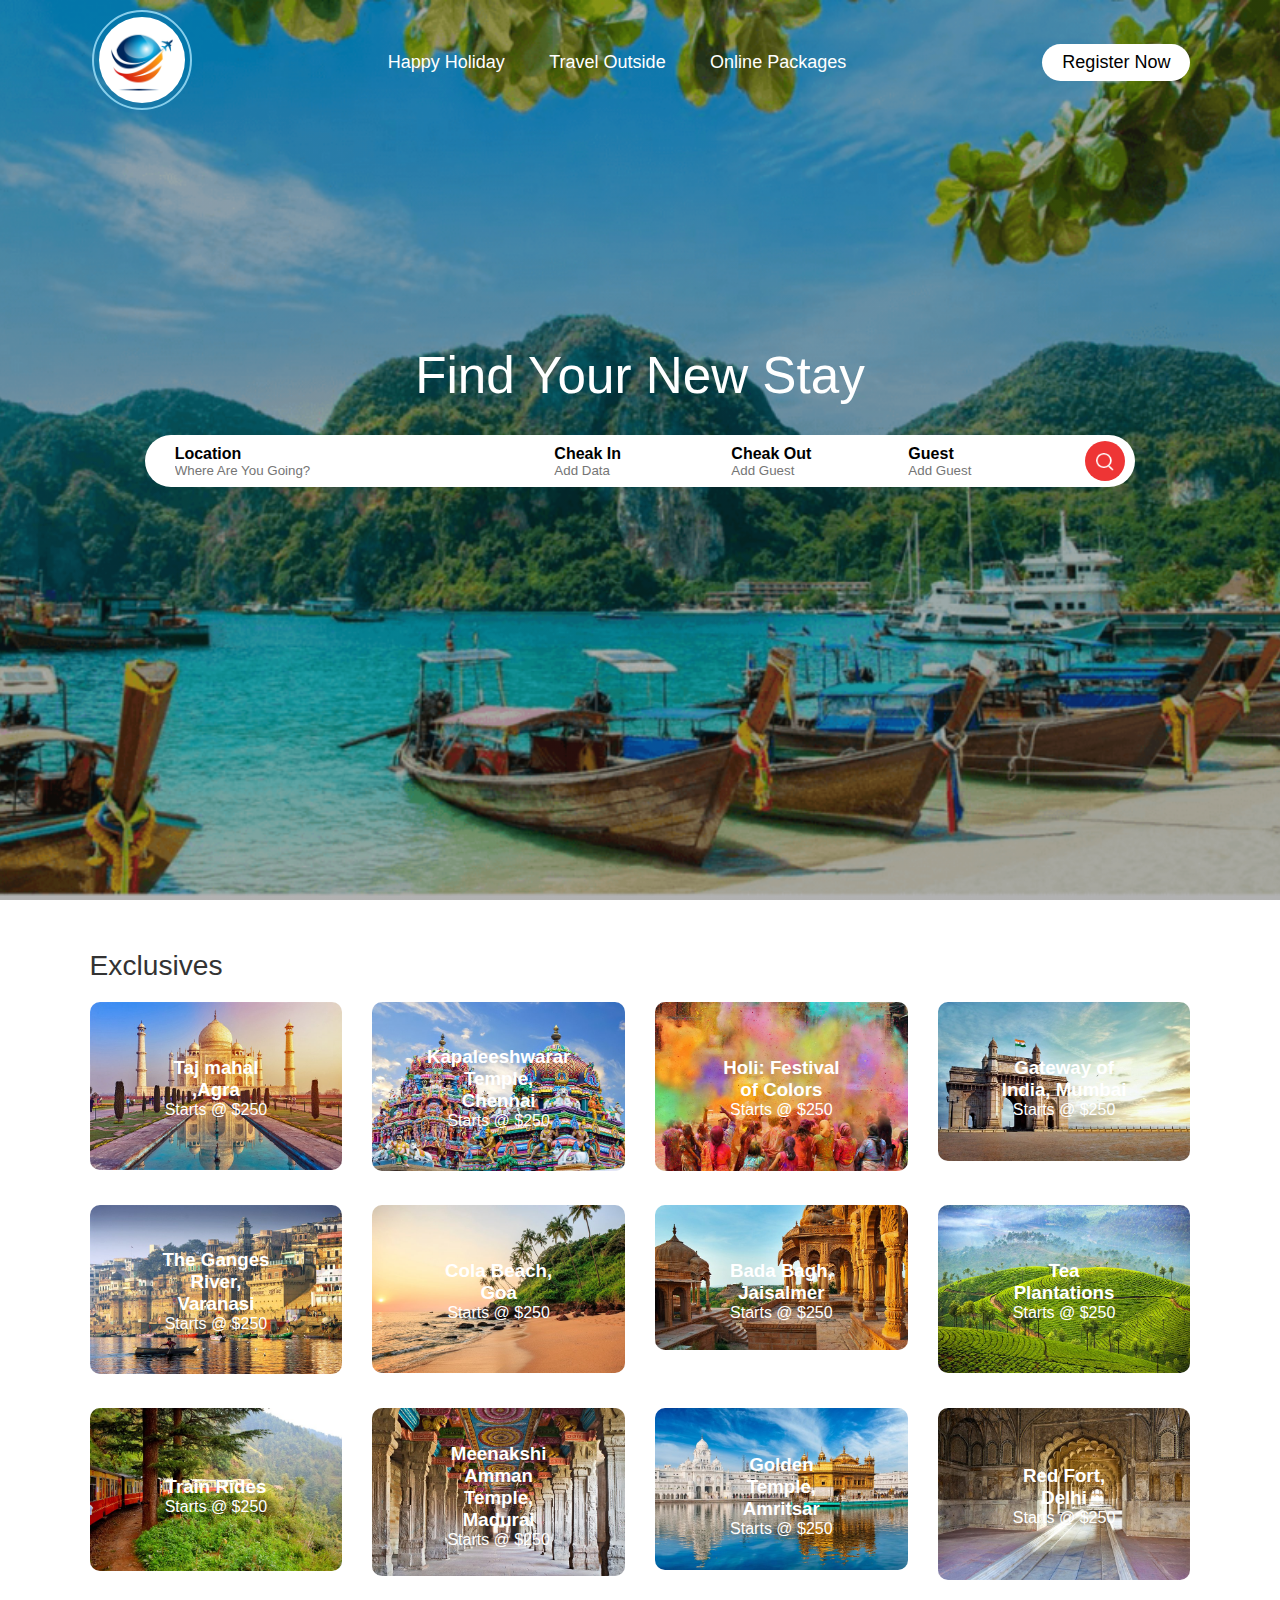
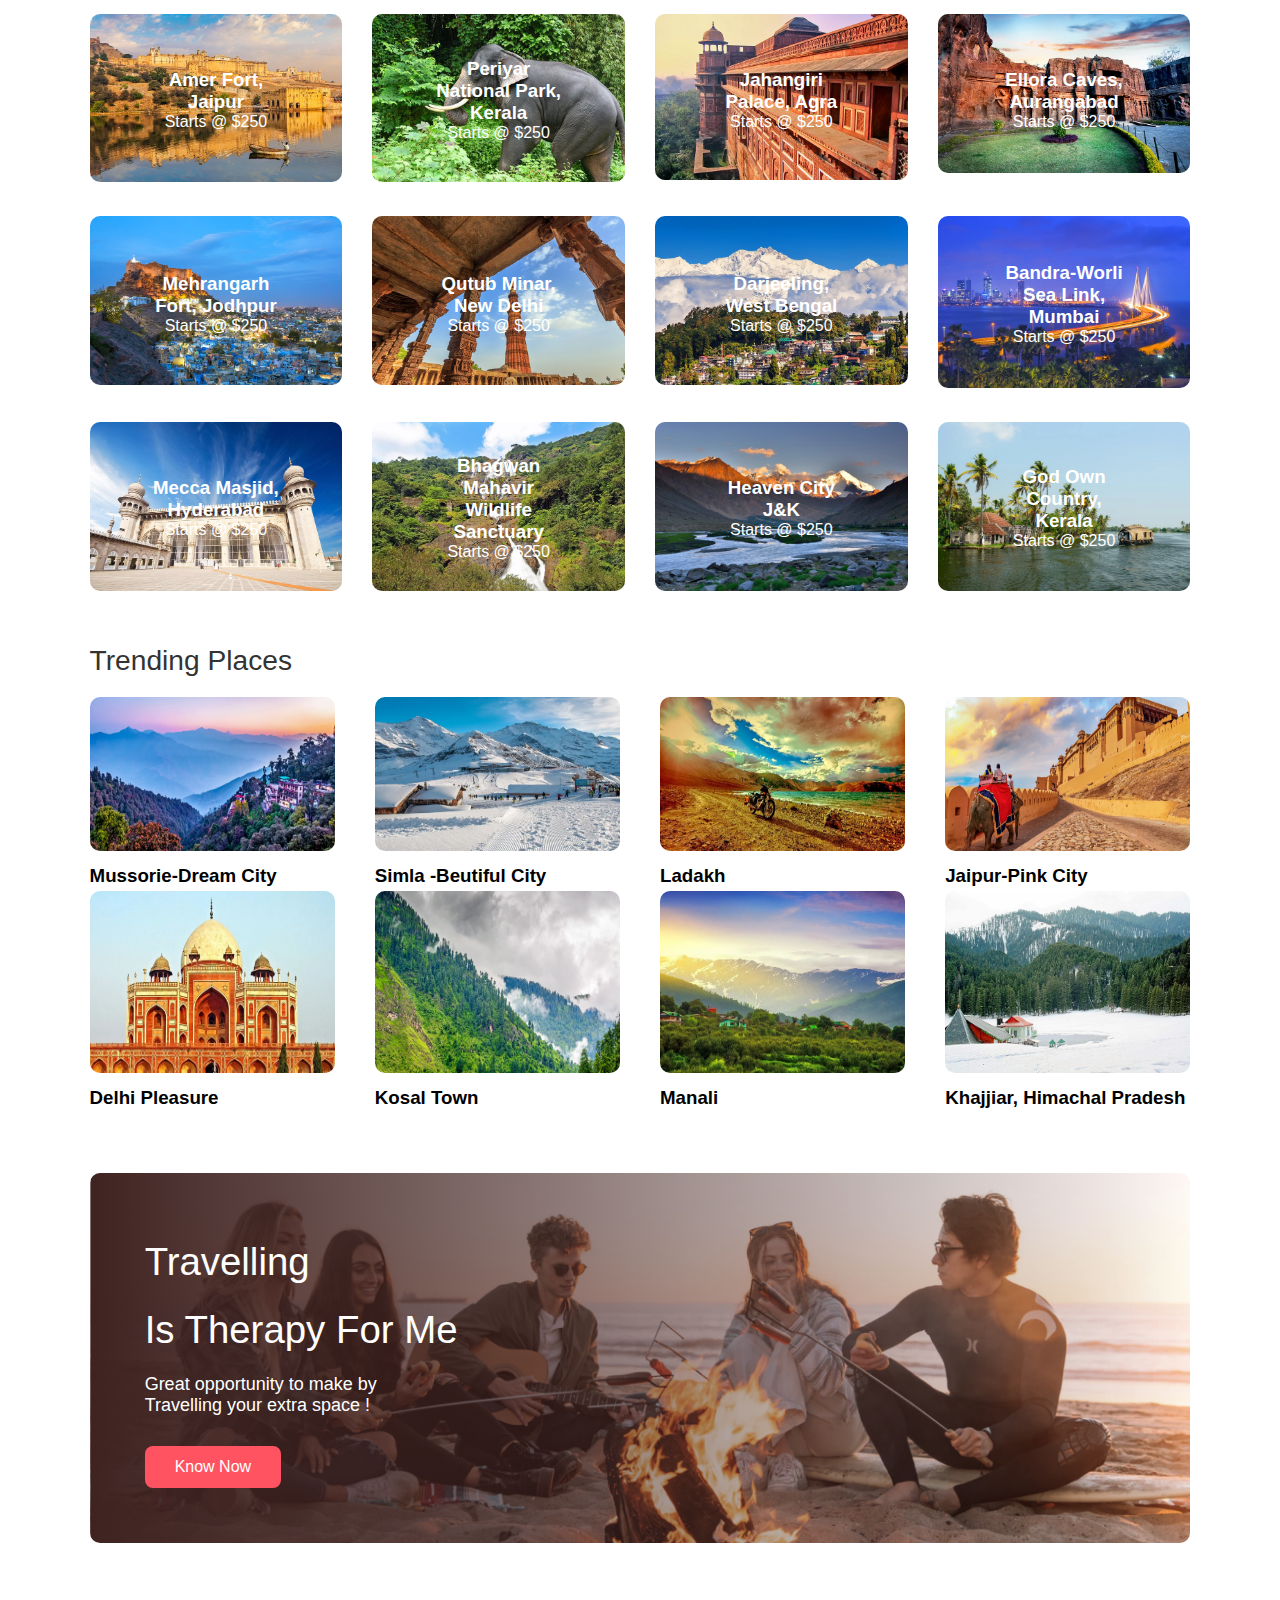
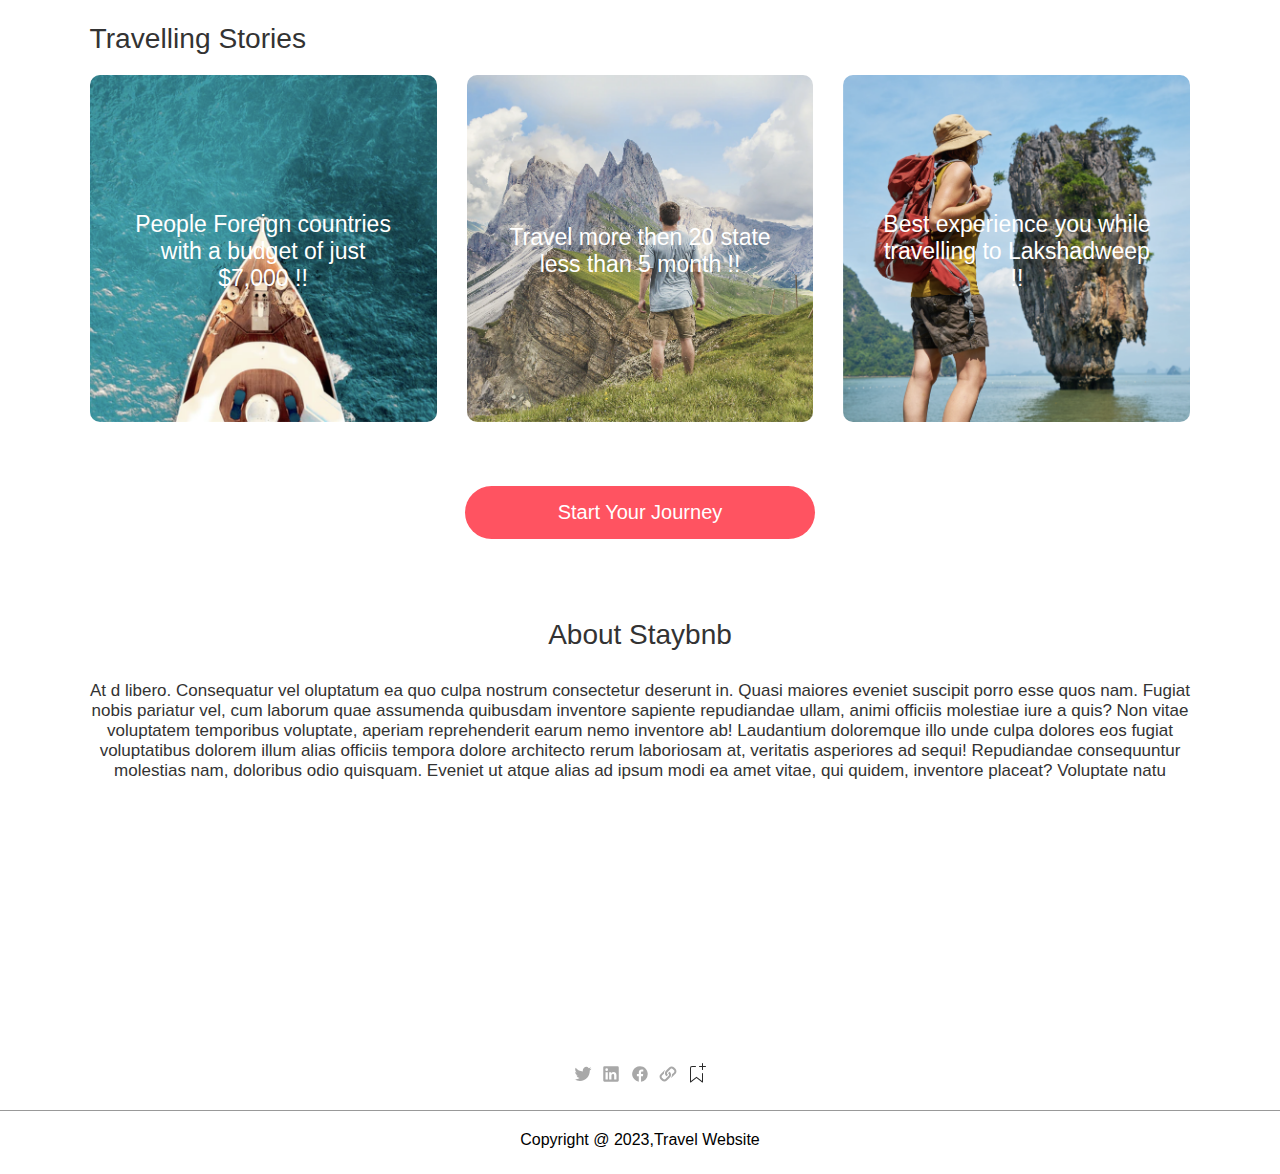
<file: index.html>
<!DOCTYPE html>
<html lang="en">

<head>
    <meta charset="UTF-8">
    <meta http-equiv="X-UA-Compatible" content="IE=edge">
    <meta name="viewport" content="width=device-width, initial-scale=1.0">
    <title>Document</title>
    <link rel="stylesheet" href="style.css">

    <link rel="stylesheet" href="https://cdnjs.cloudflare.com/ajax/libs/font-awesome/4.7.0/css/font-awesome.min.css">
</head>

<body>
    <div class="header">
        <nav id="navBar">

            <a href="index.html">
                <img src="img/logo.jpg" class="logo">
                </a>
        

            <ul class="nav-links">
                <li><a href="Boot.html" > Happy Holiday</a></li>
                <li><a href="about.html">Travel Outside</a></li>
                <li><a href="listning.html">Online Packages</a></li>
            </ul>
            <a href="reg.html" class="register-btn">Register Now</a>

            <i class="fa fa-server" onclick="togglebtn()"></i>
        </nav>
        <div class="container">
            <h1>Find Your New Stay</h1>
            <div class="serch-bar">
                <from>
                    <div class="location-input">
                        <label>Location</label>
                        <input type="text" placeholder="Where Are You Going?">
                    </div>

                    <div>
                        <label>Cheak In</label>
                        <input type="text" placeholder="Add Data">
                    </div>

                    <div>
                        <label>Cheak Out</label>
                        <input type="text" placeholder="Add Guest">
                    </div>

                    <div>
                        <label>Guest</label>
                        <input type="text" placeholder="Add Guest">
                    </div>
                    <button type="Submit"><img src="img/real.png"> </button>
                </from>
            </div>
        </div>
    </div>
    <div class="container">
        <h2 class="sub-title">Exclusives</h2>
        <div class="Exclusives">
            <div>
                <img src="img/taj mahal.jpg" alt="">
                <span>
                    <h3>Taj mahal ,Agra</h3>
                    <p>Starts @ $250</p>
                </span>
            </div>

            <div>
                <img src="img/ch.jpg" alt="">
                <span>
                    <h3>Kapaleeshwarar Temple, Chennai</h3>
                    <p>Starts @ $250</p>
                </span>
            </div>

            <div>
                <img src="img/Holi.jpg" alt="">
                <span>
                    <h3> Holi: Festival of Colors</h3>
                    <p>Starts @ $250</p>
                </span>
            </div>

            <div>
                <img src="img/gateway.jpg" alt="">
                <span>
                    <h3>Gateway of India, Mumbai</h3>
                    <p>Starts @ $250</p>
                </span>
            </div>
            <div>
                <img src="img/vana.jpg" alt="">
                <span>
                    <h3>The Ganges River, Varanasi</h3>
                    <p>Starts @ $250</p>
                </span>
            </div>

            <div>
                <img src="img/goa.jpg" alt="">
                <span>
                    <h3>Cola Beach, Goa</h3>
                    <p>Starts @ $250</p>
                </span>
            </div>

            <div>
                <img src="img/Rajs.jpg" alt="">
                <span>
                    <h3>Bada Bagh, Jaisalmer</h3>
                    <p>Starts @ $250</p>
                </span>
            </div>

            <div>
                <img src="img/Assam.jpg" alt="">
                <span>
                    <h3>Tea Plantations</h3>
                    <p>Starts @ $250</p>
                </span>
            </div>

            <div>
                <img src="img/train.jpg" alt="">
                <span>
                    <h3>Train Rides</h3>
                    <p>Starts @ $250</p>
                </span>
            </div>

            <div>
                <img src="img/temple.jpg" alt="">
                <span>
                    <h3>Meenakshi Amman Temple, Madurai</h3>
                    <p>Starts @ $250</p>
                </span>
            </div>

            <div>
                <img src="img/panjab.jpg" alt="">
                <span>
                    <h3>Golden Temple, Amritsar</h3>
                    <p>Starts @ $250</p>
                </span>
            </div>


            <div>
                <img src="img/delhi.jpg" alt="">
                <span>
                    <h3>Red Fort, Delhi</h3>
                    <p>Starts @ $250</p>
                </span>
            </div>

            <div>
                <img src="img/jaipur.jpg" alt="">
                <span>
                    <h3>Amer Fort, Jaipur</h3>
                    <p>Starts @ $250</p>
                </span>
            </div>

            <div>
                <img src="img/kerala.jpg" alt="">
                <span>
                    <h3>Periyar National Park, Kerala</h3>
                    <p>Starts @ $250</p>
                </span>
            </div>

            <div>
                <img src="img/agra.jpg" alt="">
                <span>
                    <h3> Jahangiri Palace, Agra</h3>
                    <p>Starts @ $250</p>
                </span>
            </div>

            <div>
                <img src="img/aurn.jpg" alt="">
                <span>
                    <h3>Ellora Caves, Aurangabad</h3>
                    <p>Starts @ $250</p>
                </span>
            </div>


            <div>
                <img src="img/jodh.jpg" alt="">
                <span>
                    <h3>Mehrangarh Fort, Jodhpur</h3>
                    <p>Starts @ $250</p>
                </span>
            </div>

            <div>
                <img src="img/minar.jpg" alt="">
                <span>
                    <h3> Qutub Minar, New Delhi</h3>
                    <p>Starts @ $250</p>
                </span>
            </div>

            <div>
                <img src="img/west.jpg" alt="">
                <span>
                    <h3>Darjeeling, West Bengal</h3>
                    <p>Starts @ $250</p>
                </span>
            </div>

            <div>
                <img src="img/sea.jpg" alt="">
                <span>
                    <h3>Bandra-Worli Sea Link, Mumbai</h3>
                    <p>Starts @ $250</p>
                </span>
            </div>

            <div>
                <img src="img/hay.jpg" alt="">
                <span>
                    <h3>Mecca Masjid, Hyderabad</h3>
                    <p>Starts @ $250</p>
                </span>
            </div>

            <div>
                <img src="img/wild.jpg" alt="">
                <span>
                    <h3>Bhagwan Mahavir Wildlife Sanctuary</h3>
                    <p>Starts @ $250</p>
                </span>
            </div>

            <div>
                <img src="img/j&k.webp" alt="">
                <span>
                    <h3>Heaven City J&K</h3>
                    <p>Starts @ $250</p>
                </span>
            </div>

            <div>
                <img src="img/kerala2.webp" alt="">
                <span>
                    <h3>God Own Country, Kerala </h3>
                    <p>Starts @ $250</p>
                </span>
            </div>
        </div>

        <h2 class="sub-title">Trending Places</h2>
        <div class="tranding">
            <div>
                <img src="img/masuri.webp" alt="">
                <h3>Mussorie-Dream City</h3>
            </div>

            <div>
                <img src="img/simla.webp" alt="">
                <h3>Simla -Beutiful City</h3>
            </div>

            <div>
                <img src="img/lad.webp" alt="">
                <h3>Ladakh</h3>
            </div>

            <div>
                <img src="img/jai.jpg" alt="">
                <h3>Jaipur-Pink City</h3>
            </div>

            <div>
                <img src="img/dell.webp" alt="">
                <h3>Delhi Pleasure</h3>
            </div>
            <div>
                <img src="img/kosal.jpg" alt="">
                <h3>Kosal Town</h3>
            </div>
            <div>
                <img src="img/manali.webp" alt="">
                <h3>Manali</h3>
            </div>
            <div>
                <img src="img/snow.jpg" alt="">
                <h3>Khajjiar, Himachal Pradesh</h3>
            </div>
        </div>

        <div class="cta">
            <h3>Travelling <br>Is Therapy For Me</h3>
            <p>Great opportunity to make by <br>Travelling your extra space !</p>
            <a href="#" class="cta-btn">Know Now</a>
        </div>




        <h2 class="sub-title">Travelling Stories</h2>
        <div class="stories">
            <div>
                <img src="img/story-1.png">
                <p>People Foreign countries with a budget of just $7,000 !!</p>
            </div>

            <div>
                <img src="img/story-2.png">
                <p>Travel more then 20 state less than 5 month !!</p>
            </div>

            <div>
                <img src="img/story-3.png">
                <p>Best experience you while travelling to Lakshadweep !!</p>
            </div>

        </div>

        <a href="#" class="Start-btn">Start Your Journey</a>
        <div class="about-msg">
            <h2>About Staybnb</h2>
            <p>
                At d libero. Consequatur vel oluptatum ea quo culpa nostrum consectetur deserunt in. Quasi maiores
                eveniet suscipit porro esse quos nam.
                Fugiat nobis pariatur vel, cum laborum quae assumenda quibusdam inventore sapiente repudiandae ullam,
                animi officiis molestiae iure a quis? Non vitae voluptatem temporibus voluptate, aperiam reprehenderit
                earum nemo inventore ab!
                Laudantium doloremque illo unde culpa dolores eos fugiat voluptatibus dolorem illum alias officiis
                tempora dolore architecto rerum laboriosam at, veritatis asperiores ad sequi! Repudiandae consequuntur
                molestias nam, doloribus odio quisquam.
                Eveniet ut atque alias ad ipsum modi ea amet vitae, qui quidem, inventore placeat? Voluptate natu</p>
        </div>

    </div>
    <div class="footer">

        <svg width="24" height="24" viewBox="0 0 24 24" fill="none">
            <path
                d="M20 5.34c-.67.41-1.4.7-2.18.87a3.45 3.45 0 0 0-5.02-.1 3.49 3.49 0 0 0-1.02 2.47c0 .28.03.54.07.8a9.91 9.91 0 0 1-7.17-3.66 3.9 3.9 0 0 0-.5 1.74 3.6 3.6 0 0 0 1.56 2.92 3.36 3.36 0 0 1-1.55-.44V10c0 1.67 1.2 3.08 2.8 3.42-.3.06-.6.1-.94.12l-.62-.06a3.5 3.5 0 0 0 3.24 2.43 7.34 7.34 0 0 1-4.36 1.49l-.81-.05a9.96 9.96 0 0 0 5.36 1.56c6.4 0 9.91-5.32 9.9-9.9v-.5c.69-.49 1.28-1.1 1.74-1.81-.63.3-1.3.48-2 .56A3.33 3.33 0 0 0 20 5.33"
                fill="#A8A8A8"></path>
        </svg>
        <svg width="24" height="24" viewBox="0 0 24 24" fill="none">
            <path
                d="M19.75 5.39v13.22a1.14 1.14 0 0 1-1.14 1.14H5.39a1.14 1.14 0 0 1-1.14-1.14V5.39a1.14 1.14 0 0 1 1.14-1.14h13.22a1.14 1.14 0 0 1 1.14 1.14zM8.81 10.18H6.53v7.3H8.8v-7.3zM9 7.67a1.31 1.31 0 0 0-1.3-1.32h-.04a1.32 1.32 0 0 0 0 2.64A1.31 1.31 0 0 0 9 7.71v-.04zm8.46 5.37c0-2.2-1.4-3.05-2.78-3.05a2.6 2.6 0 0 0-2.3 1.18h-.07v-1h-2.14v7.3h2.28V13.6a1.51 1.51 0 0 1 1.36-1.63h.09c.72 0 1.26.45 1.26 1.6v3.91h2.28l.02-4.43z"
                fill="#A8A8A8"></path>
        </svg>
        <svg width="24" height="24" viewBox="0 0 24 24" fill="none">
            <path
                d="M19.75 12.04c0-4.3-3.47-7.79-7.75-7.79a7.77 7.77 0 0 0-5.9 12.84 7.77 7.77 0 0 0 4.69 2.63v-5.49h-1.9v-2.2h1.9v-1.62c0-1.88 1.14-2.9 2.8-2.9.8 0 1.49.06 1.69.08v1.97h-1.15c-.91 0-1.1.43-1.1 1.07v1.4h2.17l-.28 2.2h-1.88v5.52a7.77 7.77 0 0 0 6.7-7.71"
                fill="#A8A8A8"></path>
        </svg>
        <svg width="24" height="24" viewBox="0 0 24 24" fill="none">
            <path fill-rule="evenodd" clip-rule="evenodd"
                d="M3.57 14.67c0-.57.13-1.11.38-1.6l.02-.02v-.02l.02-.02c0-.02 0-.02.02-.02.12-.26.3-.52.57-.8L7.78 9v-.02l.01-.02c.44-.41.91-.7 1.44-.85a4.87 4.87 0 0 0-1.19 2.36A5.04 5.04 0 0 0 8 11.6L6.04 13.6c-.19.19-.32.4-.38.65a2 2 0 0 0 0 .9c.08.2.2.4.38.57l1.29 1.31c.27.28.62.42 1.03.42.42 0 .78-.14 1.06-.42l1.23-1.25.79-.78 1.15-1.16c.08-.09.19-.22.28-.4.1-.2.15-.42.15-.67 0-.16-.02-.3-.06-.45l-.02-.02v-.02l-.07-.14s0-.03-.04-.06l-.06-.13-.02-.02c0-.02 0-.03-.02-.05a.6.6 0 0 0-.14-.16l-.48-.5c0-.04.02-.1.04-.15l.06-.12 1.17-1.14.09-.09.56.57c.02.04.08.1.16.18l.05.04.03.06.04.05.03.04.04.06.1.14.02.02c0 .02.01.03.03.04l.1.2v.02c.1.16.2.38.3.68a1 1 0 0 1 .04.25 3.2 3.2 0 0 1 .02 1.33 3.49 3.49 0 0 1-.95 1.87l-.66.67-.97.97-1.56 1.57a3.4 3.4 0 0 1-2.47 1.02c-.97 0-1.8-.34-2.49-1.03l-1.3-1.3a3.55 3.55 0 0 1-1-2.51v-.01h-.02v.02zm5.39-3.43c0-.19.02-.4.07-.63.13-.74.44-1.37.95-1.87l.66-.67.97-.98 1.56-1.56c.68-.69 1.5-1.03 2.47-1.03.97 0 1.8.34 2.48 1.02l1.3 1.32a3.48 3.48 0 0 1 1 2.48c0 .58-.11 1.11-.37 1.6l-.02.02v.02l-.02.04c-.14.27-.35.54-.6.8L16.23 15l-.01.02-.01.02c-.44.42-.92.7-1.43.83a4.55 4.55 0 0 0 1.23-3.52L18 10.38c.18-.21.3-.42.35-.65a2.03 2.03 0 0 0-.01-.9 1.96 1.96 0 0 0-.36-.58l-1.3-1.3a1.49 1.49 0 0 0-1.06-.42c-.42 0-.77.14-1.06.4l-1.2 1.27-.8.8-1.16 1.15c-.08.08-.18.21-.29.4a1.66 1.66 0 0 0-.08 1.12l.02.03v.02l.06.14s.01.03.05.06l.06.13.02.02.01.02.01.02c.05.08.1.13.14.16l.47.5c0 .04-.02.09-.04.15l-.06.12-1.15 1.15-.1.08-.56-.56a2.3 2.3 0 0 0-.18-.19c-.02-.01-.02-.03-.02-.04l-.02-.02a.37.37 0 0 1-.1-.12c-.03-.03-.05-.04-.05-.06l-.1-.15-.02-.02-.02-.04-.08-.17v-.02a5.1 5.1 0 0 1-.28-.69 1.03 1.03 0 0 1-.04-.26c-.06-.23-.1-.46-.1-.7v.01z"
                fill="#A8A8A8"></path>
        </svg>
        <svg width="25" height="25" viewBox="0 0 25 25" fill="none" class="hs" aria-label="Add to list bookmark button">
            <path
                d="M18 2.5a.5.5 0 0 1 1 0V5h2.5a.5.5 0 0 1 0 1H19v2.5a.5.5 0 1 1-1 0V6h-2.5a.5.5 0 0 1 0-1H18V2.5zM7 7a1 1 0 0 1 1-1h3.5a.5.5 0 0 0 0-1H8a2 2 0 0 0-2 2v14a.5.5 0 0 0 .8.4l5.7-4.4 5.7 4.4a.5.5 0 0 0 .8-.4v-8.5a.5.5 0 0 0-1 0v7.48l-5.2-4a.5.5 0 0 0-.6 0l-5.2 4V7z"
                fill="#292929"></path>
        </svg>
        <hr>
        <p>Copyright @ 2023,Travel Website</p>
    </div>
    </div>

    <script>
        var navBar = document.getElementById("navBar");

        function togglebtn() {
            navBar.classList.toggle("hidemenu");
        }
    </script>
</body>

</html>
</file>
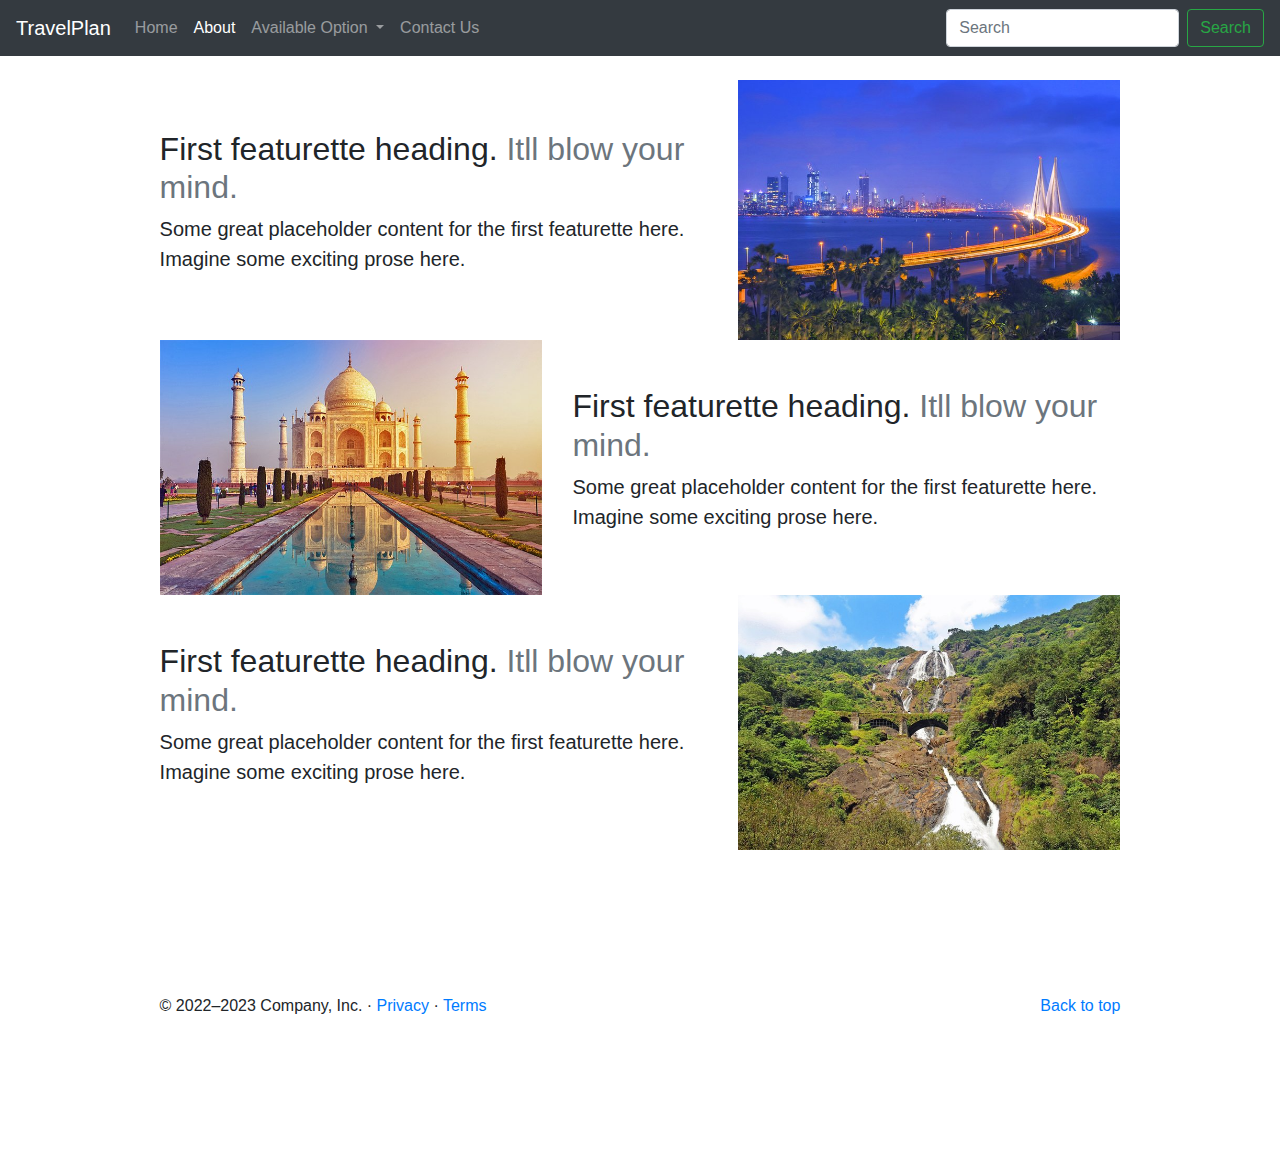
<file: about.html>
<!doctype html>
<html lang="en">
  <head>

    <!-- Required meta tags -->
    <meta charset="utf-8">
    <meta name="viewport" content="width=device-width, initial-scale=1, shrink-to-fit=no">

    <!-- Bootstrap CSS --> 
   
    
    <link rel="stylesheet" href="https://cdn.jsdelivr.net/npm/bootstrap@4.3.1/dist/css/bootstrap.min.css" integrity="sha384-ggOyR0iXCbMQv3Xipma34MD+dH/1fQ784/j6cY/iJTQUOhcWr7x9JvoRxT2MZw1T" crossorigin="anonymous">
<link rel="stylesheet" href="style.css">
    <title>Hello, world!</title>

  </head>
  <div>
    <nav class="navbar navbar-expand-lg navbar-dark bg-dark">
        <a class="navbar-brand" href="#">TravelPlan</a>
        <button class="navbar-toggler" type="button" data-toggle="collapse" data-target="#navbarSupportedContent" aria-controls="navbarSupportedContent" aria-expanded="false" aria-label="Toggle navigation">
          <span class="navbar-toggler-icon"></span>
        </button>
      
        <div class="collapse navbar-collapse" id="navbarSupportedContent">
          <ul class="navbar-nav mr-auto">
            <li class="nav-item ">
              <a class="nav-link" href="Boot.html">Home <span class="sr-only">(current)</span></a>
            </li>
            <li class="nav-item active">
              <a class="nav-link" href="about.html">About</a>
            </li>
            <li class="nav-item dropdown">
              <a class="nav-link dropdown-toggle" href="#" id="navbarDropdown" role="button" data-toggle="dropdown" aria-haspopup="true" aria-expanded="false">
                Available Option
              </a>
              <div class="dropdown-menu" aria-labelledby="navbarDropdown">
                <a class="dropdown-item" href="index.html">Indian Tourism(Bharat darsan)</a>
                <a class="dropdown-item" href="Boot.html">Foreigh Tourism</a>
                <div class="dropdown-divider"></div>
                <a class="dropdown-item" href="listning.html">Packages</a>
                <a class="dropdown-item" href="listning.html">Others Facility</a>
              </div>
            </li>
            <li class="nav-item">
                <a class="nav-link" href="contact.html">Contact Us</a>
              </li>
          </ul>
          <form class="form-inline my-2 my-lg-0">
            <input class="form-control mr-sm-2" type="search" placeholder="Search" aria-label="Search">
            <button class="btn btn-outline-success my-2 my-sm-0" type="submit">Search</button>
          </form>
        </div>
      </nav>
      <div class="container my-4">
      <div class="row featurette d-flex justify-content-center align-items-center">
          <div class="col-md-7">
          <h2 class="featurette-heading fw-normal  ">First featurette heading. <span class="text-muted">Itll blow your mind.</span></h2>
          <p class="lead ">Some great placeholder content for the first featurette here. Imagine some exciting prose here.</p>
        </div>
        <div class="col-md-5 order-md-2">
            <img class="img-fluid" width="500" height="400" src="img/sea.jpg">
        </div>
      </div>

      <div class="row featurette d-flex justify-content-center align-items-center">
        <div class="col-md-7 order-md-1">
        <h2 class="featurette-heading fw-normal  ">First featurette heading. <span class="text-muted">Itll blow your mind.</span></h2>
        <p class="lead ">Some great placeholder content for the first featurette here. Imagine some exciting prose here.</p>
      </div>
      <div class="col-md-5">
          <img class="img-fluid" width="400" height="400" src="img/taj mahal.jpg">
      </div>
    </div>

    <div class="row featurette d-flex justify-content-center align-items-center">
        <div class="col-md-7">
        <h2 class="featurette-heading fw-normal  ">First featurette heading. <span class="text-muted">Itll blow your mind.</span></h2>
        <p class="lead ">Some great placeholder content for the first featurette here. Imagine some exciting prose here.</p>
      </div>
      <div class="col-md-5">
          <img class="img-fluid" width="500" height="400" src="img/wild.jpg">
      </div>
    </div>
      </div>

      <footer class="container">
        <p class="float-right"><a href="#">Back to top</a></p>
        <p>© 2022–2023 Company, Inc. · <a href="#">Privacy</a> · <a href="#">Terms</a></p>
      </footer>
       <!-- jQuery first, then Popper.js, then Bootstrap JS -->
    <script src="https://code.jquery.com/jquery-3.3.1.slim.min.js" integrity="sha384-q8i/X+965DzO0rT7abK41JStQIAqVgRVzpbzo5smXKp4YfRvH+8abtTE1Pi6jizo" crossorigin="anonymous"></script>
    <script src="https://cdn.jsdelivr.net/npm/popper.js@1.14.7/dist/umd/popper.min.js" integrity="sha384-UO2eT0CpHqdSJQ6hJty5KVphtPhzWj9WO1clHTMGa3JDZwrnQq4sF86dIHNDz0W1" crossorigin="anonymous"></script>
    <script src="https://cdn.jsdelivr.net/npm/bootstrap@4.3.1/dist/js/bootstrap.min.js" integrity="sha384-JjSmVgyd0p3pXB1rRibZUAYoIIy6OrQ6VrjIEaFf/nJGzIxFDsf4x0xIM+B07jRM" crossorigin="anonymous"></script>
  </body>
</html>
</file>
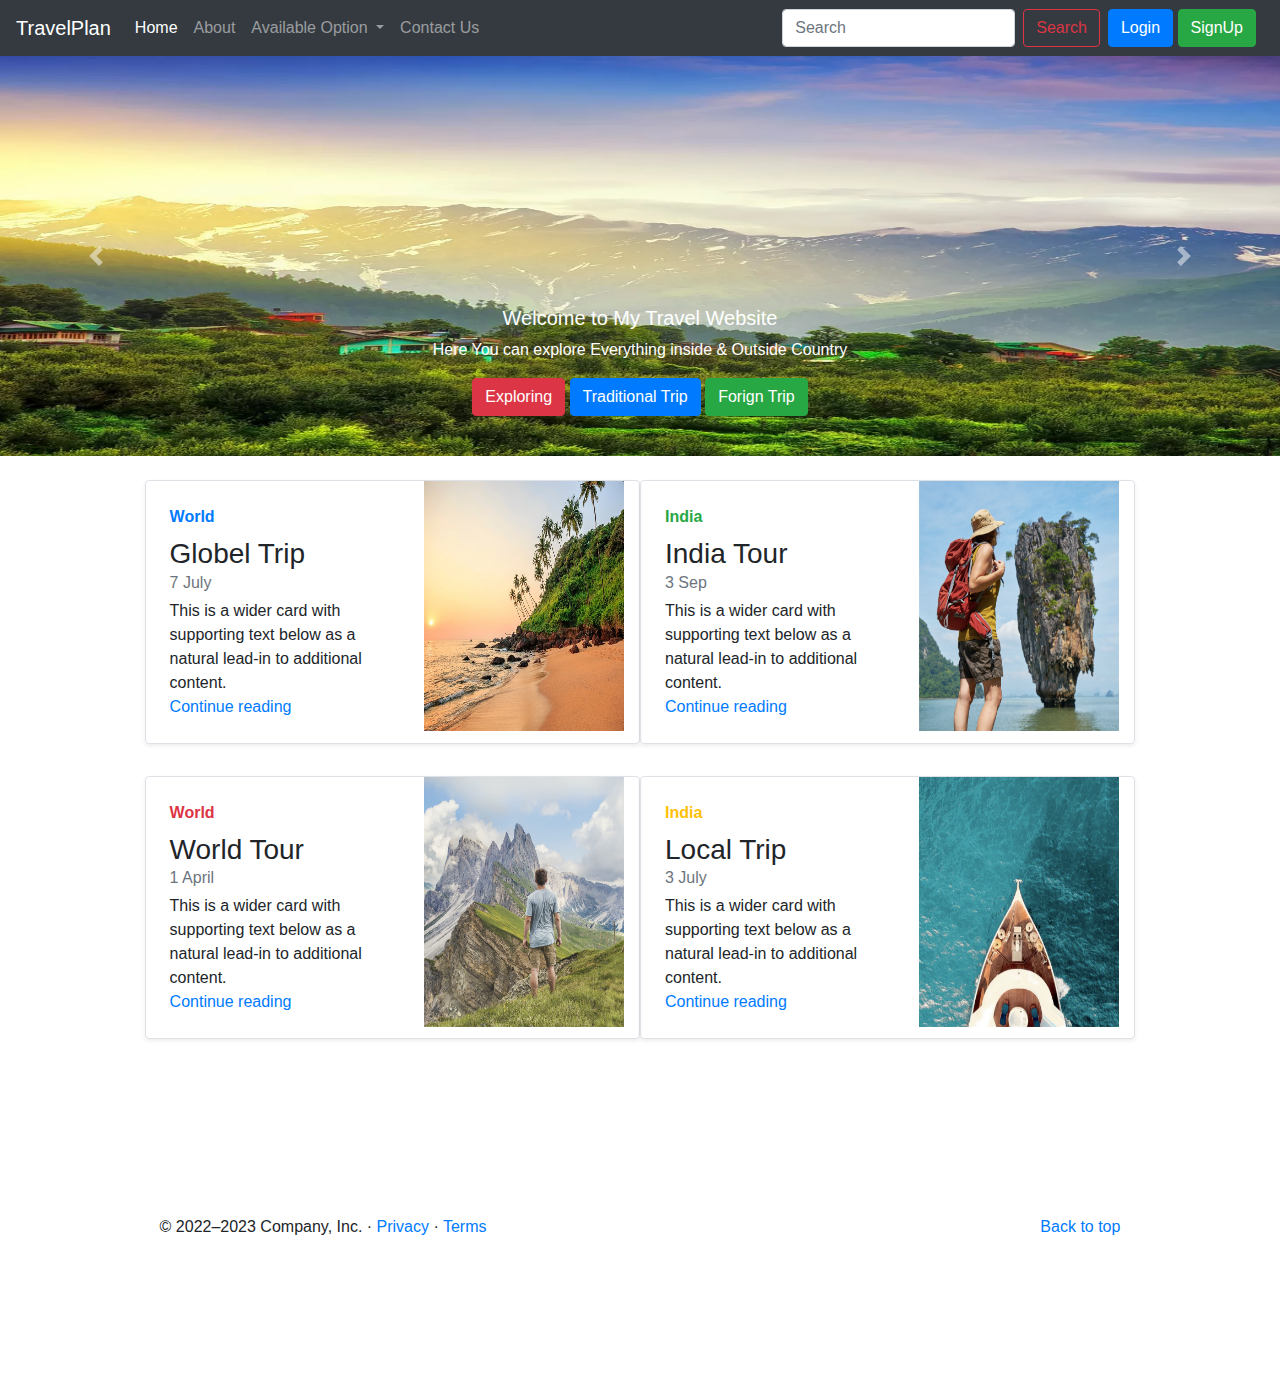
<file: Boot.html>
<!doctype html>
<html lang="en">
  <head>
    <!-- Required meta tags -->
    <meta charset="utf-8">
    <meta name="viewport" content="width=device-width, initial-scale=1, shrink-to-fit=no">

    <!-- Bootstrap CSS -->
   
    
    <link rel="stylesheet" href="https://cdn.jsdelivr.net/npm/bootstrap@4.3.1/dist/css/bootstrap.min.css" integrity="sha384-ggOyR0iXCbMQv3Xipma34MD+dH/1fQ784/j6cY/iJTQUOhcWr7x9JvoRxT2MZw1T" crossorigin="anonymous">
<link rel="stylesheet" href="style.css">
    <title>Hello, world!</title>

  </head>
  <body>
    <nav class="navbar navbar-expand-lg navbar-dark bg-dark">
        <a class="navbar-brand" href="#">TravelPlan</a>
        <button class="navbar-toggler" type="button" data-toggle="collapse" data-target="#navbarSupportedContent" aria-controls="navbarSupportedContent" aria-expanded="false" aria-label="Toggle navigation">
          <span class="navbar-toggler-icon"></span>
        </button>
      
        <div class="collapse navbar-collapse" id="navbarSupportedContent">
          <ul class="navbar-nav mr-auto">
            <li class="nav-item active">
              <a class="nav-link" href="Boot.html">Home <span class="sr-only">(current)</span></a>
            </li>
            <li class="nav-item">
              <a class="nav-link" href="about.html">About</a>
            </li>
            <li class="nav-item dropdown">
              <a class="nav-link dropdown-toggle" href="#" id="navbarDropdown" role="button" data-toggle="dropdown" aria-haspopup="true" aria-expanded="false">
                Available Option
              </a>
              <div class="dropdown-menu" aria-labelledby="navbarDropdown">
                <a class="dropdown-item" href="index.html">Indian Tourism(Bharat darsan)</a>
                <a class="dropdown-item" href="Boot.html">Foreigh Tourism</a>
                <div class="dropdown-divider"></div>
                <a class="dropdown-item" href="listning.html">Packages</a>
                <a class="dropdown-item" href="listning.html">Others Facility</a>
              </div>
            </li>
            <li class="nav-item  ">
                <a class="nav-link" href="contact.html">Contact Us</a>
              </li>
          </ul>
          <form class="form-inline my-2 my-lg-0">
            <input class="form-control mr-sm-2" type="search" placeholder="Search" aria-label="Search">
            <button class="btn btn-outline-danger my-2 my-sm-0" type="submit">Search</button>
          </form>
          <div class="mx-2">
            <button class="btn btn-primary " data-toggle="modal" data-target="#loginModal" >Login</button>
            <button class="btn btn-success" data-toggle="modal" data-target="#SignUpModal">SignUp</button>

          </div>
        </div>
      </nav>



<!-- Button trigger modal -->


<!-- Modal -->
<div class="modal fade" id="loginModal" tabindex="-1" role="dialog" aria-labelledby="loginModalLabel" aria-hidden="true">
  <div class="modal-dialog" role="document">
    <div class="modal-content">
      <div class="modal-header">
        <h5 class="modal-title" id="exampleModalLabel">Login Your Account</h5>
        <button type="button" class="close" data-dismiss="modal" aria-label="Close">
          <span aria-hidden="true">&times;</span>
        </button>
      </div>
      <div class="modal-body">
        <form>
          <div class="form-group">
            <label for="exampleInputEmail1">Email address</label>
            <input type="email" class="form-control" id="exampleInputEmail1" aria-describedby="emailHelp" placeholder="Enter email">
            <small id="emailHelp" class="form-text text-muted">We'll never share your email with anyone else.</small>
          </div>
          <div class="form-group">
            <label for="exampleInputPassword1">Password</label>
            <input type="password" class="form-control" id="exampleInputPassword1" placeholder="Password">
          </div>
          <div class="form-check">
            <input type="checkbox" class="form-check-input" id="exampleCheck1">
            <label class="form-check-label" for="exampleCheck1">Check me out</label>
          </div>
          <button type="submit" class="btn btn-primary">Submit</button>
        </form>
      </div>
      <div class="modal-footer">
        <button type="button" class="btn btn-secondary" data-dismiss="modal">Close</button>
        
      </div>
    </div>
  </div>
</div>
<!-------Modal SignUp------->
<div class="modal fade" id="SignUpModal" tabindex="-1" role="dialog" aria-labelledby="SignUpModalLabel" aria-hidden="true">
  <div class="modal-dialog" role="document">
    <div class="modal-content">
      <div class="modal-header">
        <h5 class="modal-title" id="exampleModalLabel">SignUp Yourself</h5>
        <button type="button" class="close" data-dismiss="modal" aria-label="Close">
          <span aria-hidden="true">&times;</span>
        </button>
      </div>
      <div class="modal-body">
       
        
                        <form class="mx-1 mx-md-4">
        
                          <div class="d-flex flex-row align-items-center mb-4">
                            <i class="fas fa-user fa-lg me-3 fa-fw"></i>
                            <div class="form-outline flex-fill mb-0">
                              <input type="text" id="form3Example1c" class="form-control" />
                              <label class="form-label" for="form3Example1c">Your Name</label>
                            </div>
                          </div>
        
                          <div class="d-flex flex-row align-items-center mb-4">
                            <i class="fas fa-envelope fa-lg me-3 fa-fw"></i>
                            <div class="form-outline flex-fill mb-0">
                              <input type="email" id="form3Example3c" class="form-control" />
                              <label class="form-label" for="form3Example3c">Your Email</label>
                            </div>
                          </div>
        
                          <div class="d-flex flex-row align-items-center mb-4">
                            <i class="fas fa-lock fa-lg me-3 fa-fw"></i>
                            <div class="form-outline flex-fill mb-0">
                              <input type="password" id="form3Example4c" class="form-control" />
                              <label class="form-label" for="form3Example4c">Password</label>
                            </div>
                          </div>
        
                          <div class="d-flex flex-row align-items-center mb-4">
                            <i class="fas fa-key fa-lg me-3 fa-fw"></i>
                            <div class="form-outline flex-fill mb-0">
                              <input type="password" id="form3Example4cd" class="form-control" />
                              <label class="form-label" for="form3Example4cd">Repeat your password</label>
                            </div>
                          </div>
        
                          <div class="form-check d-flex justify-content-right mb-5">
                            <input class="form-check-input me-2" type="checkbox" value="" id="form2Example3c" />
                            <label class="form-check-label" for="form2Example3">
                              I agree all statements in <a href="#!">Terms of service</a>
                            </label>
                          </div>
        
                          <div class="d-flex justify-content-center mx-4 mb-3 mb-lg-4">
                            <button type="button" class="btn btn-primary btn-lg">Register</button>
                          </div>
        
                        </form>
                  
                </div>
              </div>
            </div>
          </div>
      </div>
     
    </div>
  </div>
</div>




      <div id="carouselExampleControls" class="carousel slide carousel-fade" data-ride="carousel">
        <div class="carousel-inner">
          <div class="carousel-item active ">
            <img class="d-block " src="img/manali.webp" alt="First slide">
            <div class="carousel-caption d-none d-md-block">
              <h5>Welcome to My Travel Website</h5>
              <p>Here You can explore Everything inside & Outside Country </p>
              <button class="btn btn-danger">Exploring</button>
              <button class="btn btn-primary">Traditional Trip</button>
              <button class="btn btn-success">Forign Trip</button>
            </div>
          </div>
          <div class="carousel-item">
            <img class="d-block " src="img/simla.webp" alt="Second slide">
            <div class="carousel-caption d-none d-md-block">
              <h5>Welcome to My Travel Website</h5>
              <p>Here You can explore Everything inside & Outside Country  </p>
              <button class="btn btn-danger">Exploring</button>
              <button class="btn btn-primary">Traditional Trip</button>
              <button class="btn btn-success">Forign Trip</button>
            </div>
          </div>
          <div class="carousel-item">
            <img class="d-block" src="img/masuri.webp" alt="Third slide">
            <div class="carousel-caption d-none d-md-block">
              <h5>Welcome to My Travel Website </h5>
              <p>Here You can explore Everything inside & Outside Country  </p>
              <button class="btn btn-danger">Exploring</button>
              <button class="btn btn-primary">Traditional Trip</button>
              <button class="btn btn-success">Forign Trip</button>
            </div>
          </div>
        </div>
        <a class="carousel-control-prev" href="#carouselExampleControls" role="button" data-slide="prev">
          <span class="carousel-control-prev-icon" aria-hidden="true"></span>
          <span class="sr-only">Previous</span>
        </a>
        <a class="carousel-control-next" href="#carouselExampleControls" role="button" data-slide="next">
          <span class="carousel-control-next-icon" aria-hidden="true"></span>
          <span class="sr-only">Next</span>
        </a>
      </div>




      <div class="container my-4">
        <div class="row mb-2">
          <div class="col-md-6">
            <div class="row g-0 border rounded overflow-hidden flex-md-row mb-4 shadow-sm h-md-250 position-relative">
              <div class="col p-4 d-flex flex-column position-static">
                <strong class="d-inline-block mb-2 text-primary">World</strong>
                <h3 class="mb-0">Globel Trip</h3>
                <div class="mb-1 text-muted">7 July</div>
                <p class="card-text mb-auto">This is a wider card with supporting text below as a natural lead-in to additional content.</p>
                <a href="#" class="stretched-link">Continue reading</a>
              </div>
              <div class="col-auto d-none d-lg-block">
                <img class="image" width="200" height="250" src="img/goa.jpg">
      
              </div>
            </div>
          </div>
          <div class="col-md-6">
            <div class="row g-0 border rounded overflow-hidden flex-md-row mb-4 shadow-sm h-md-250 position-relative">
              <div class="col p-4 d-flex flex-column position-static">
                <strong class="d-inline-block mb-2 text-success">India</strong>
                <h3 class="mb-0">India Tour</h3>
                <div class="mb-1 text-muted">3 Sep</div>
                <p class="mb-auto">This is a wider card with supporting text below as a natural lead-in to additional content.</p>
                <a href="#" class="stretched-link">Continue reading</a>
              </div>
              <div class="col-auto d-none d-lg-block">
                <img class="image" width="200" height="250" src="img/story-3.png">
      
              </div>
            </div>
          </div>
        </div>
        <div class="row mb-2">
          <div class="col-md-6">
            <div class="row g-0 border rounded overflow-hidden flex-md-row mb-4 shadow-sm h-md-250 position-relative">
              <div class="col p-4 d-flex flex-column position-static">
                <strong class="d-inline-block mb-2 text-danger">World</strong>
                <h3 class="mb-0">World Tour</h3>
                <div class="mb-1 text-muted">1 April</div>
                <p class="card-text mb-auto">This is a wider card with supporting text below as a natural lead-in to additional content.</p>
                <a href="#" class="stretched-link">Continue reading</a>
              </div>
              <div class="col-auto d-none d-lg-block">
                <img class="image" width="200" height="250" src="img/story-2.png">
      
              </div>
            </div>
          </div>
          <div class="col-md-6">
            <div class="row g-0 border rounded overflow-hidden flex-md-row mb-4 shadow-sm h-md-250 position-relative">
              <div class="col p-4 d-flex flex-column position-static">
                <strong class="d-inline-block mb-2 text-warning">India</strong>
                <h3 class="mb-0">Local Trip</h3>
                <div class="mb-1 text-muted">3 July</div>
                <p class="mb-auto">This is a wider card with supporting text below as a natural lead-in to additional content.</p>
                <a href="#" class="stretched-link">Continue reading</a>
              </div>
              <div class="col-auto d-none d-lg-block">
                <img class="image" width="200" height="250" src="img/story-1.png">
      
              </div>
            </div>
          </div>
        </div>
      </div>
      <footer class="container">
        <p class="float-right"><a href="#">Back to top</a></p>
        <p>© 2022–2023 Company, Inc. · <a href="#">Privacy</a> · <a href="#">Terms</a></p>
      </footer>
    <!-- Optional JavaScript -->
    <!-- jQuery first, then Popper.js, then Bootstrap JS -->
    <script src="https://code.jquery.com/jquery-3.3.1.slim.min.js" integrity="sha384-q8i/X+965DzO0rT7abK41JStQIAqVgRVzpbzo5smXKp4YfRvH+8abtTE1Pi6jizo" crossorigin="anonymous"></script>
    <script src="https://cdn.jsdelivr.net/npm/popper.js@1.14.7/dist/umd/popper.min.js" integrity="sha384-UO2eT0CpHqdSJQ6hJty5KVphtPhzWj9WO1clHTMGa3JDZwrnQq4sF86dIHNDz0W1" crossorigin="anonymous"></script>
    <script src="https://cdn.jsdelivr.net/npm/bootstrap@4.3.1/dist/js/bootstrap.min.js" integrity="sha384-JjSmVgyd0p3pXB1rRibZUAYoIIy6OrQ6VrjIEaFf/nJGzIxFDsf4x0xIM+B07jRM" crossorigin="anonymous"></script>
  </body>
</html>
<title name = "exciting title">
</file>
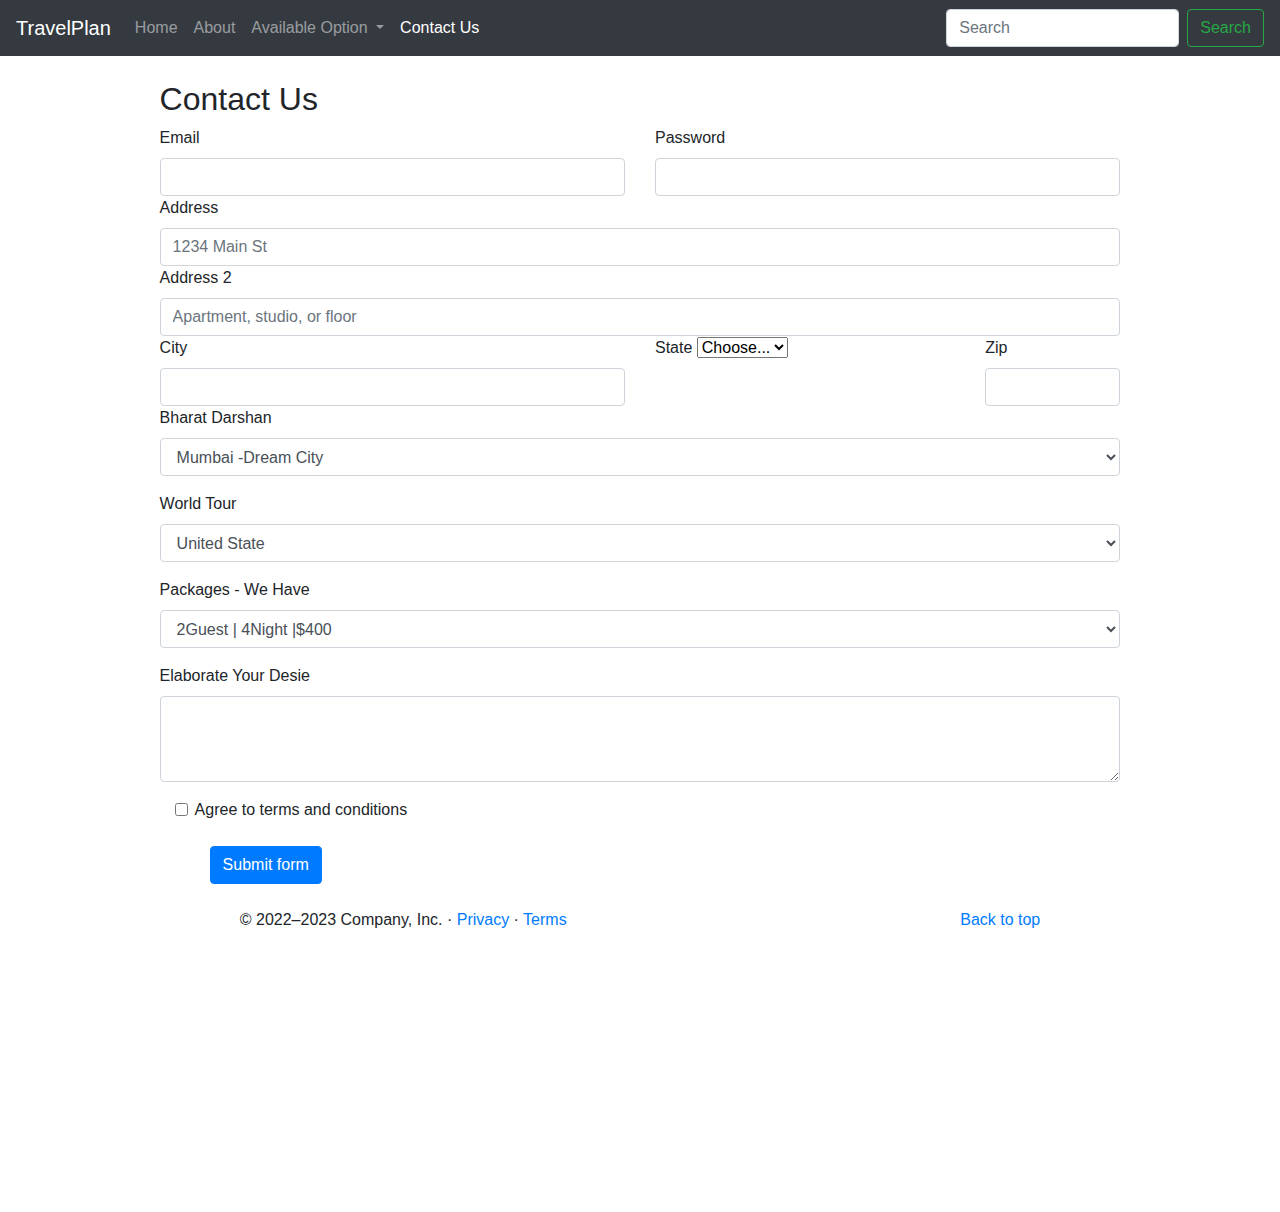
<file: contact.html>
<!doctype html>
<html lang="en">
  <head>

    <!-- Required meta tags -->
    <meta charset="utf-8">
    <meta name="viewport" content="width=device-width, initial-scale=1, shrink-to-fit=no">

    <!-- Bootstrap CSS -->
   
    
    <link rel="stylesheet" href="https://cdn.jsdelivr.net/npm/bootstrap@4.3.1/dist/css/bootstrap.min.css" integrity="sha384-ggOyR0iXCbMQv3Xipma34MD+dH/1fQ784/j6cY/iJTQUOhcWr7x9JvoRxT2MZw1T" crossorigin="anonymous">
<link rel="stylesheet" href="style.css">
    <title>Hello, world!</title>

  </head>
  
  
    <nav class="navbar navbar-expand-lg navbar-dark bg-dark">
        <a class="navbar-brand" href="#">TravelPlan</a>
        <button class="navbar-toggler" type="button" data-toggle="collapse" data-target="#navbarSupportedContent" aria-controls="navbarSupportedContent" aria-expanded="false" aria-label="Toggle navigation">
          <span class="navbar-toggler-icon"></span>
        </button>
      
        <div class="collapse navbar-collapse" id="navbarSupportedContent">
          <ul class="navbar-nav mr-auto">
            <li class="nav-item  ">
              <a class="nav-link" href="Boot.html">Home <span class="sr-only">(current)</span></a>
            </li>
            <li class="nav-item ">
              <a class="nav-link" href="about.html">About</a>
            </li>
            <li class="nav-item dropdown">
              <a class="nav-link dropdown-toggle" href="#" id="navbarDropdown" role="button" data-toggle="dropdown" aria-haspopup="true" aria-expanded="false">
                Available Option
              </a>
              <div class="dropdown-menu" aria-labelledby="navbarDropdown">
                <a class="dropdown-item" href="index.html">Indian Tourism(Bharat darsan)</a>
                <a class="dropdown-item" href="Boot.html">Foreigh Tourism</a>
                <div class="dropdown-divider"></div>
                <a class="dropdown-item" href="listning.html">Packages</a>
                <a class="dropdown-item" href="listning.html">Others Facility</a>
              </div>
            </li>
            <li class="nav-item active ">
                <a class="nav-link" href="contact.html">Contact Us</a>
              </li>
          </ul>
          <form class="form-inline my-2 my-lg-0">
            <input class="form-control mr-sm-2" type="search" placeholder="Search" aria-label="Search">
            <button class="btn btn-outline-success my-2 my-sm-0" type="submit">Search</button>
          </form>
        </div>
      </nav>
      

<div class="container my-4">
<h2>Contact Us</h2>


<form class="row g-3">
    <div class="col-md-6">
      <label for="inputEmail4" class="form-label">Email</label>
      <input type="email" class="form-control" id="inputEmail4">
    </div>
    <div class="col-md-6">
      <label for="inputPassword4" class="form-label">Password</label>
      <input type="password" class="form-control" id="inputPassword4">
    </div>
    <div class="col-12">
      <label for="inputAddress" class="form-label">Address</label>
      <input type="text" class="form-control" id="inputAddress" placeholder="1234 Main St">
    </div>
    <div class="col-12">
      <label for="inputAddress2" class="form-label">Address 2</label>
      <input type="text" class="form-control" id="inputAddress2" placeholder="Apartment, studio, or floor">
    </div>
    <div class="col-md-6">
      <label for="inputCity" class="form-label">City</label>
      <input type="text" class="form-control" id="inputCity">
    </div>
    <div class="col-md-4">
      <label for="inputState" class="form-label">State</label>
      <select id="inputState" class="form-select">
        <option selected>Choose...</option>
        <option>...</option>
      </select>
    </div>
    <div class="col-md-2">
      <label for="inputZip" class="form-label">Zip</label>
      <input type="text" class="form-control" id="inputZip">
    </div>
    
  </form>


  <form>
   
    <div class="form-group">
      <label for="exampleFormControlSelect1">Bharat Darshan</label>
      <select class="form-control" id="exampleFormControlSelect1">
        <option>Mumbai -Dream City</option>
        <option>Delhi -Seven City </option>
        <option>Agra - World Wonder</option>
        <option>Jammu & Kasmir -Heaven City</option>
        <option>Massuri - Life City</option>
      </select>
    </div>
    <div class="form-group">
        <label for="exampleFormControlSelect1">World Tour</label>
        <select class="form-control" id="exampleFormControlSelect1">
          <option>United State</option>
          <option>Koria to Chaina</option>
          <option>United Kingdom</option>
          <option>Great Britain</option>
          <option>Urop City</option>
        </select>
      </div>
      <div class="form-group">
        <label for="exampleFormControlSelect1">Packages - We Have</label>
        <select class="form-control" id="exampleFormControlSelect1">
          <option>2Guest | 4Night |$400</option>
          <option>5Guest | 4Night |$600</option>
          <option>3Guest | 3Night |$200</option>
          <option>4Guest | 4Night |$400</option>
          <option>6Guest | 4Night |$400</option>
        </select>
      </div>
    
    <div class="form-group">
      <label for="exampleFormControlTextarea1">Elaborate Your Desie</label>
      <textarea class="form-control" id="exampleFormControlTextarea1" rows="3"></textarea>
    </div>
  </form>
  <div class="col-12">
    <div class="form-check">
      <input class="form-check-input" type="checkbox" value="" id="invalidCheck" required>
      <label class="form-check-label" for="invalidCheck">
        Agree to terms and conditions
      </label>
      <div class="invalid-feedback">
        You must agree before submitting.
      </div>
  <div class="col-12 my-4">
    <button class="btn btn-primary" type="submit">Submit form</button>
  </div>
</div>

  

<footer class="container">
        <p class="float-right"><a href="#">Back to top</a></p>
        <p>© 2022–2023 Company, Inc. · <a href="#">Privacy</a> · <a href="#">Terms</a></p>
      </footer>
       <!-- jQuery first, then Popper.js, then Bootstrap JS -->
    <script src="https://code.jquery.com/jquery-3.3.1.slim.min.js" integrity="sha384-q8i/X+965DzO0rT7abK41JStQIAqVgRVzpbzo5smXKp4YfRvH+8abtTE1Pi6jizo" crossorigin="anonymous"></script>
    <script src="https://cdn.jsdelivr.net/npm/popper.js@1.14.7/dist/umd/popper.min.js" integrity="sha384-UO2eT0CpHqdSJQ6hJty5KVphtPhzWj9WO1clHTMGa3JDZwrnQq4sF86dIHNDz0W1" crossorigin="anonymous"></script>
    <script src="https://cdn.jsdelivr.net/npm/bootstrap@4.3.1/dist/js/bootstrap.min.js" integrity="sha384-JjSmVgyd0p3pXB1rRibZUAYoIIy6OrQ6VrjIEaFf/nJGzIxFDsf4x0xIM+B07jRM" crossorigin="anonymous"></script>
  </body>
</html>
</file>
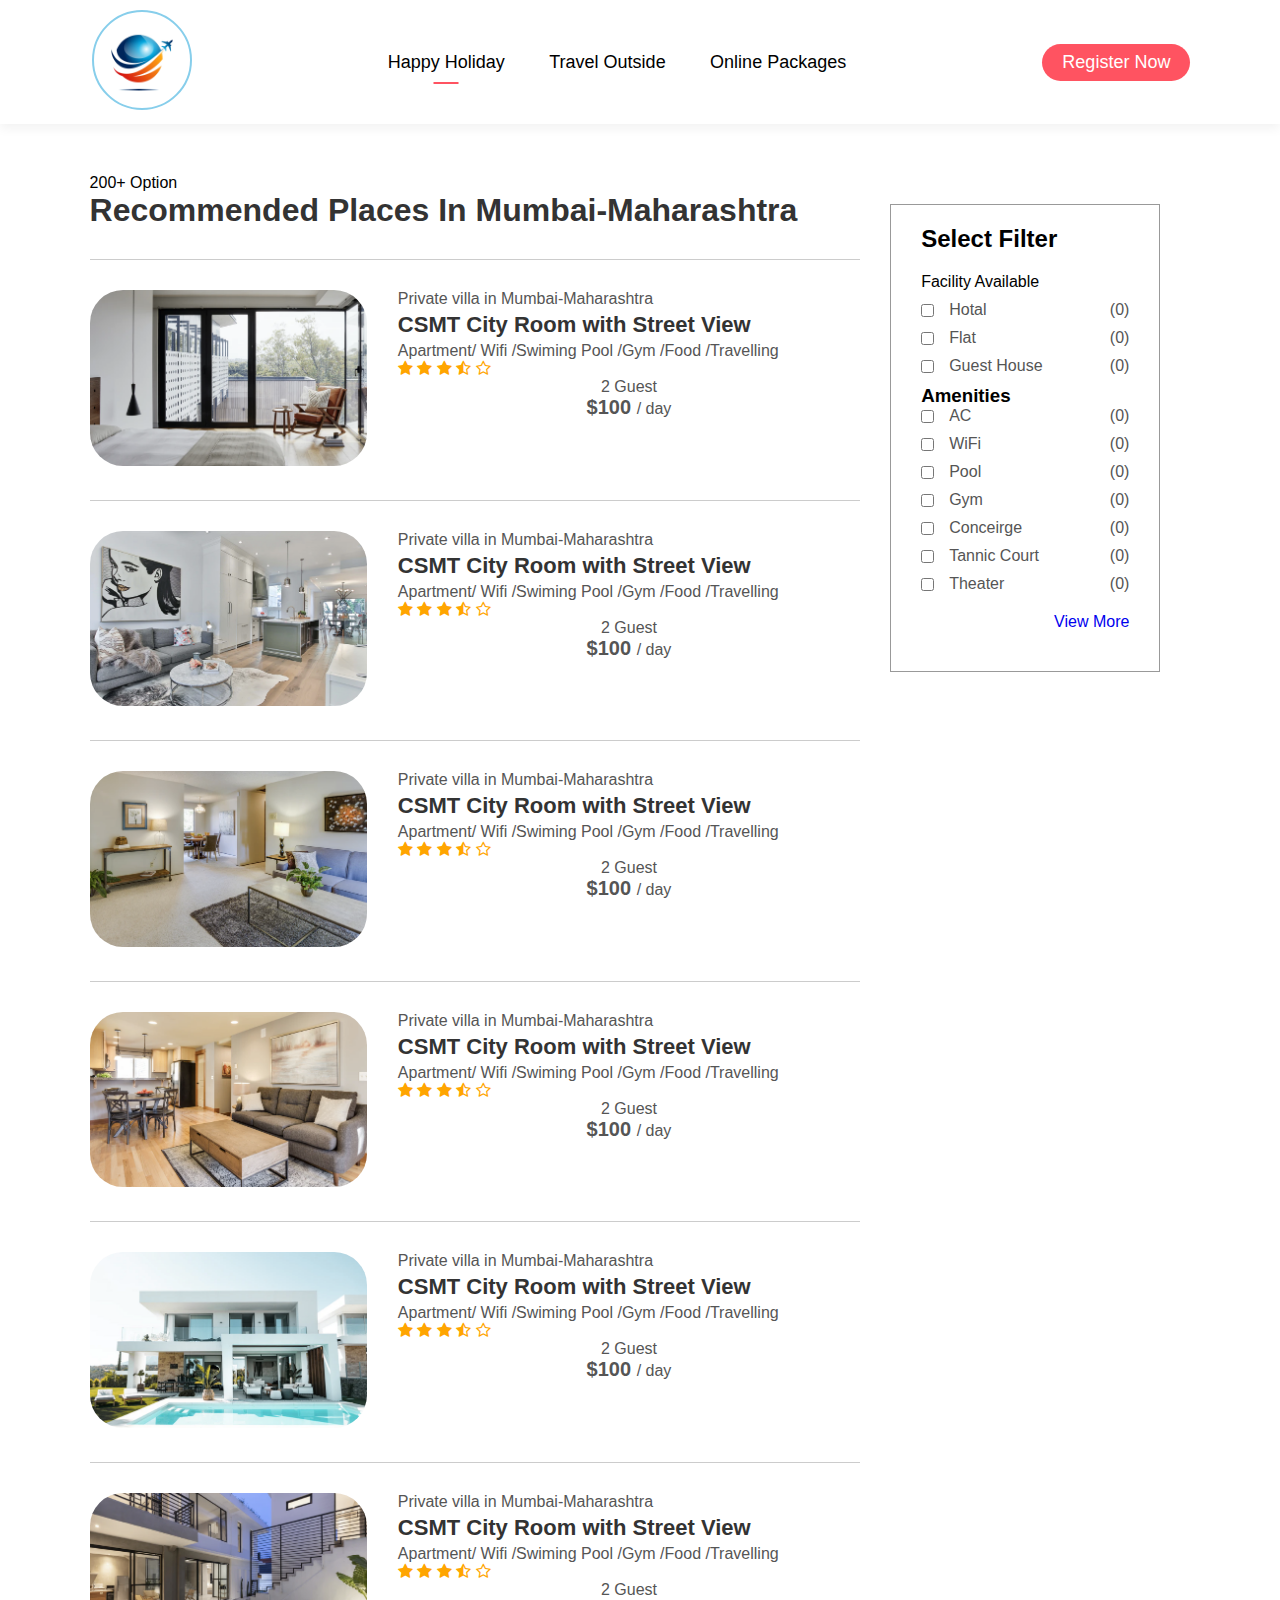
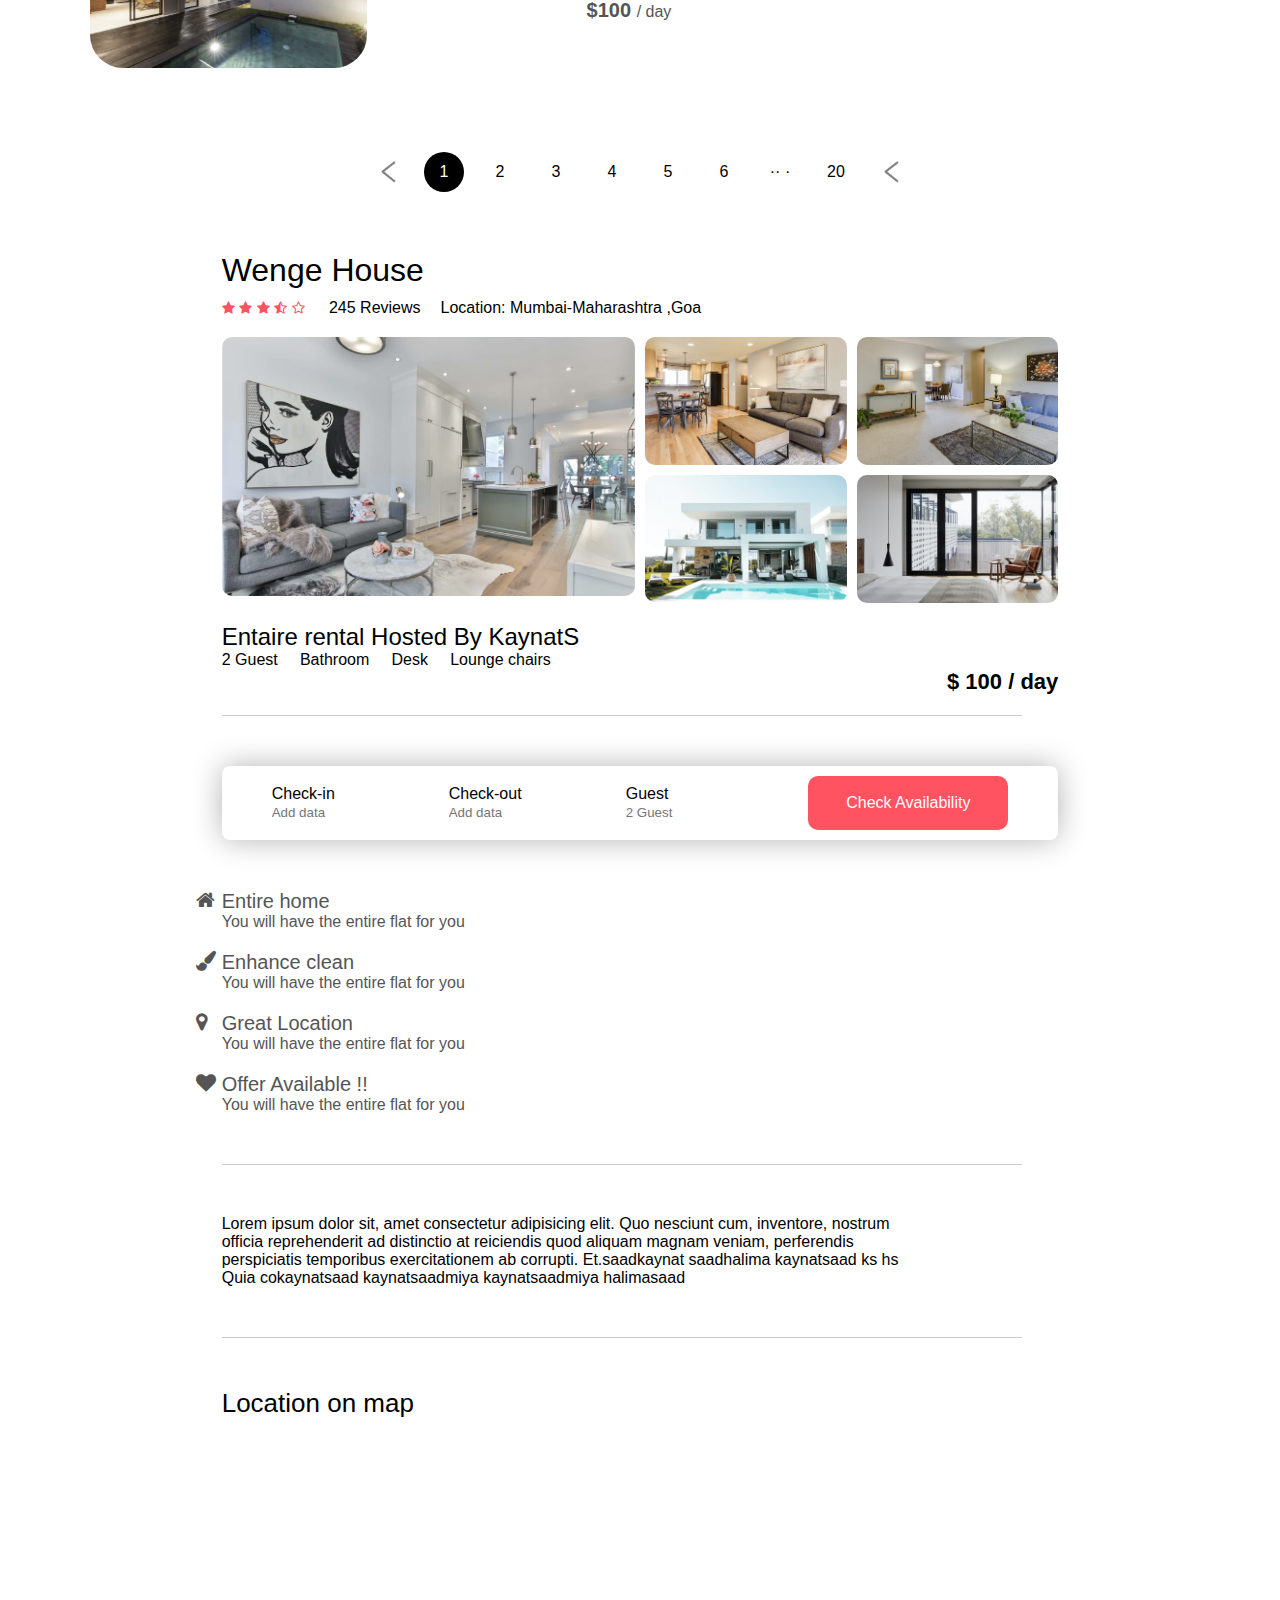
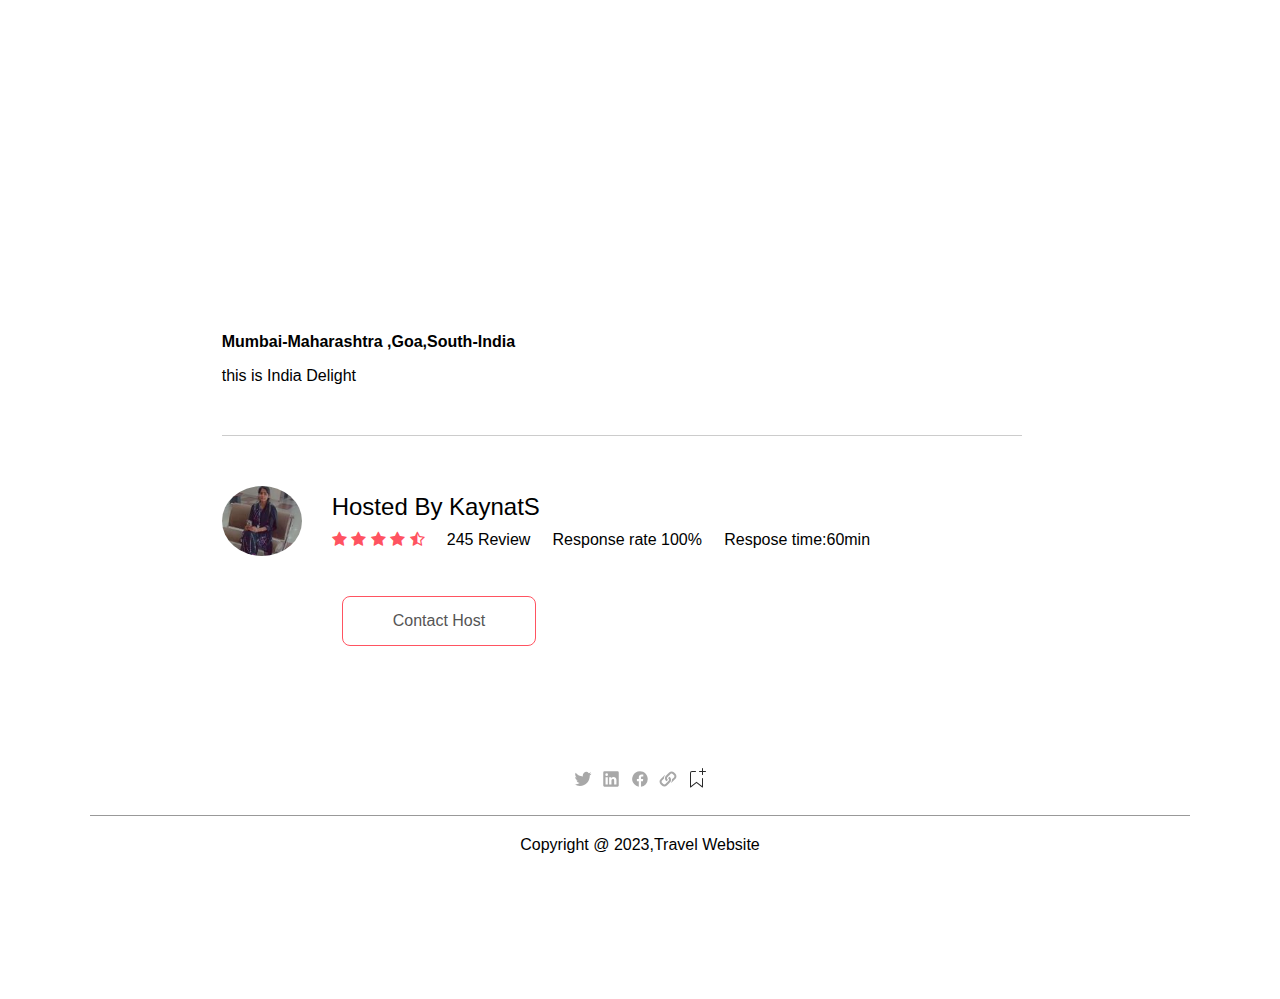
<file: listning.html>
<!DOCTYPE html>
<html lang="en">

<head>
    <meta charset="UTF-8">
    <meta http-equiv="X-UA-Compatible" content="IE=edge">
    <meta name="viewport" content="width=device-width, initial-scale=1.0">
    <link rel="stylesheet" href="style.css">

    <link rel="stylesheet" href="https://cdnjs.cloudflare.com/ajax/libs/font-awesome/4.7.0/css/font-awesome.min.css">
    <style>
        .checked {
            color: orange;

        }
    </style>

    <title>Document</title>
</head>

<body>
    <nav id="navBar" class="navbar-white">
    
        <a href="index.html">
            <img src="img/logo.jpg" class="logo">
            </a>

        <ul class="nav-links">
            <li><a href="Boot.html" class="active">Happy Holiday</a></li>
            <li><a href="about.html">Travel Outside</a></li>
            <li><a href="listning.html">Online Packages</a></li>
        </ul>
        <a href="reg.html" class="register-btn">Register Now</a>

        <i class="fa fa-server" onclick="togglebtn()"></i>
    </nav>

    <div class="container">
        <div class="list-container">
            <div class="left-col">
                <p>200+ Option</p>
                <h1>Recommended Places In Mumbai-Maharashtra</h1>

                <div class="house">
                    <div class="house-img">
                        <img src="images/image-s1.png">
                    </div>
                    <div class="house-info">
                        <p>Private villa in Mumbai-Maharashtra</p>
                        <h3>CSMT City Room with Street View</h3>
                        <p>Apartment/ Wifi /Swiming Pool /Gym /Food /Travelling </p>


                        <span class="fa fa-star checked"></span>
                        <span class="fa fa-star checked"></span>
                        <span class="fa fa-star checked"></span>
                        <i class="fa fa-star-half-full checked"></i>
                        <i class="fa fa-star-o checked"></i>
                        <div class="house-price">
                            <p>2 Guest</p>
                            <h4>$100 <span>/ day</span></h4>
                        </div>
                    </div>

                </div>

                <div class="house">
                    <div class="house-img">
                        <img src="images/image-s2.png">
                    </div>
                    <div class="house-info">
                        <p>Private villa in Mumbai-Maharashtra</p>
                        <h3>CSMT City Room with Street View</h3>
                        <p>Apartment/ Wifi /Swiming Pool /Gym /Food /Travelling </p>


                        <span class="fa fa-star checked"></span>
                        <span class="fa fa-star checked"></span>
                        <span class="fa fa-star checked"></span>
                        <i class="fa fa-star-half-full checked"></i>
                        <i class="fa fa-star-o checked"></i>
                        <div class="house-price">
                            <p>2 Guest</p>
                            <h4>$100 <span>/ day</span></h4>
                        </div>
                    </div>

                </div>

                <div class="house">
                    <div class="house-img">
                        <img src="images/image-s3.png">
                    </div>
                    <div class="house-info">
                        <p>Private villa in Mumbai-Maharashtra</p>
                        <h3>CSMT City Room with Street View</h3>
                        <p>Apartment/ Wifi /Swiming Pool /Gym /Food /Travelling </p>


                        <span class="fa fa-star checked"></span>
                        <span class="fa fa-star checked"></span>
                        <span class="fa fa-star checked"></span>
                        <i class="fa fa-star-half-full checked"></i>
                        <i class="fa fa-star-o checked"></i>
                        <div class="house-price">
                            <p>2 Guest</p>
                            <h4>$100 <span>/ day</span></h4>
                        </div>
                    </div>

                </div>

                <div class="house">
                    <div class="house-img">
                        <img src="images/image-s4.png">
                    </div>
                    <div class="house-info">
                        <p>Private villa in Mumbai-Maharashtra</p>
                        <h3>CSMT City Room with Street View</h3>
                        <p>Apartment/ Wifi /Swiming Pool /Gym /Food /Travelling </p>


                        <span class="fa fa-star checked"></span>
                        <span class="fa fa-star checked"></span>
                        <span class="fa fa-star checked"></span>
                        <i class="fa fa-star-half-full checked"></i>
                        <i class="fa fa-star-o checked"></i>
                        <div class="house-price">
                            <p>2 Guest</p>
                            <h4>$100 <span>/ day</span></h4>
                        </div>
                    </div>

                </div>

                <div class="house">
                    <div class="house-img">
                        <img src="images/image-s5.png">
                    </div>
                    <div class="house-info">
                        <p>Private villa in Mumbai-Maharashtra</p>
                        <h3>CSMT City Room with Street View</h3>
                        <p>Apartment/ Wifi /Swiming Pool /Gym /Food /Travelling </p>


                        <span class="fa fa-star checked"></span>
                        <span class="fa fa-star checked"></span>
                        <span class="fa fa-star checked"></span>
                        <i class="fa fa-star-half-full checked"></i>
                        <i class="fa fa-star-o checked"></i>
                        <div class="house-price">
                            <p>2 Guest</p>
                            <h4>$100 <span>/ day</span></h4>
                        </div>
                    </div>

                </div>

                <div class="house">
                    <div class="house-img">
                        <img src="images/image-s6.png">
                    </div>
                    <div class="house-info">
                        <p>Private villa in Mumbai-Maharashtra</p>
                        <h3>CSMT City Room with Street View</h3>
                        <p>Apartment/ Wifi /Swiming Pool /Gym /Food /Travelling </p>


                        <span class="fa fa-star checked"></span>
                        <span class="fa fa-star checked"></span>
                        <span class="fa fa-star checked"></span>
                        <i class="fa fa-star-half-full checked"></i>
                        <i class="fa fa-star-o checked"></i>
                        <div class="house-price">
                            <p>2 Guest</p>
                            <h4>$100 <span>/ day</span></h4>
                        </div>
                    </div>

                </div>

            </div>


            <div class="right-col">
                <div class="sidebar">
                    <h2>Select Filter </h2>
                    <h4>Facility Available</h4>
                    <div class="filter">
                        <input type="checkbox">
                        <p>Hotal</p><span>(0)</span>
                    </div>

                    <div class="filter">
                        <input type="checkbox">
                        <p>Flat</p><span>(0)</span>
                    </div>

                    <div class="filter">
                        <input type="checkbox">
                        <p>Guest House</p><span>(0)</span>
                    </div>
                    <h3>Amenities</h3>
                    <div class="filter">
                        <input type="checkbox">
                        <p>AC</p><span>(0)</span>
                    </div>
                    <div class="filter">
                        <input type="checkbox">
                        <p>WiFi</p><span>(0)</span>
                    </div>
                    <div class="filter">
                        <input type="checkbox">
                        <p> Pool</p><span>(0)</span>
                    </div>
                    <div class="filter">
                        <input type="checkbox">
                        <p>Gym</p><span>(0)</span>
                    </div>
                    <div class="filter">
                        <input type="checkbox">
                        <p>Conceirge</p><span>(0)</span>
                    </div>
                    <div class="filter">
                        <input type="checkbox">
                        <p>Tannic Court</p><span>(0)</span>
                    </div>
                    <div class="filter">
                        <input type="checkbox">
                        <p>Theater</p><span>(0)</span>
                    </div>

                    <div class="sidebar-link">
                        <a href="#">View More</a>
                    </div>
                </div>

            </div>

        </div>

        <div class="pagination">
            <img src="images/arrow.png">
            <span class="current">1</span>
            <span>2</span>
            <span>3</span>
            <span>4</span>
            <span>5</span>
            <span>6</span>
            <span> &middot;&middot; &middot; </span>
            <span>20</span>
            <img src="images/arrow.png" class="right-arrow">

        </div>

        <!-------try----------->
        <div class="house-detail">
            <div class="house-title">
                <h1>Wenge House</h1>
                <div class="row">
                    <div>
                        <i class="fa fa-star checked"></i>
                        <i class="fa fa-star checked"></i>
                        <i class="fa fa-star checked"></i>
                        <i class="fa fa-star-half-full checked"></i>
                        <i class="fa fa-star-o checked"></i>
                        <span>245 Reviews</span>
                    </div>
                    <div>
                        <p>Location: Mumbai-Maharashtra ,Goa</p>
                    </div>
                </div>
            </div>
            <div class="gallery">
                <div class="gallery-img-1"><img src="images/house-1.png"></div>
                <div><img src="images/house-2.png"></div>
                <div><img src="images/house-3.png"></div>
                <div><img src="images/house-4.png"></div>
                <div><img src="images/house-5.png"></div>
            </div>
            <div class="small-detail">
                <h2>Entaire rental Hosted By KaynatS</h2>
                <p>2 Guest &nbsp; &nbsp; Bathroom &nbsp; &nbsp; Desk &nbsp; &nbsp; Lounge chairs </p>
                <h4>$ 100 / day</h4>
            </div>
            <hr class="line">
            <form class="cheak-form">
                <div>
                    <label>Check-in</label>
                    <input type="text" placeholder="Add data">
                </div>

                <div>
                    <label>Check-out</label>
                    <input type="text" placeholder="Add data">
                </div>
                <div class="guest-field">
                    <label>Guest</label>
                    <input type="text" placeholder="2 Guest">
                </div>
                <button type="submit">Check Availability</button>
            </form>
            <ul class="detail-list">
                <li><i class="fa fa-home"></i>
                    Entire home
                    <span>You will have the entire flat for you</span>
                </li>

                <li><i class="fa fa-paint-brush"></i>
                    Enhance clean
                    <span>You will have the entire flat for you</span>
                </li>
                <li><i class="fa fa-map-marker"></i>
                    Great Location
                    <span>You will have the entire flat for you</span>
                </li>

                <li><i class="fa fa-heart"></i>
                    Offer Available !!
                    <span>You will have the entire flat for you</span>
                </li>
            </ul>
            <hr class="line">
            <p class="home-desc">
                Lorem ipsum dolor sit, amet consectetur adipisicing elit. Quo nesciunt cum, inventore, nostrum officia
                reprehenderit ad distinctio at reiciendis quod aliquam magnam veniam, perferendis perspiciatis
                temporibus exercitationem ab corrupti. Et.saadkaynat saadhalima kaynatsaad ks hs
                Quia cokaynatsaad kaynatsaadmiya kaynatsaadmiya halimasaad</p>

            <hr class="line">
            <div class="map">
                <h3>Location on map</h3>

                <iframe
                    src="https://www.google.com/maps/embed?pb=!1m18!1m12!1m3!1d482632.8035770961!2d72.6009788537384!3d19.08268809627086!2m3!1f0!2f0!3f0!3m2!1i1024!2i768!4f13.1!3m3!1m2!1s0x3be7c6306644edc1%3A0x5da4ed8f8d648c69!2sMumbai%2C%20Maharashtra!5e0!3m2!1sen!2sin!4v1677505094792!5m2!1sen!2sin"
                    width="600" height="450" style="border:0;" allowfullscreen="" loading="lazy"
                    referrerpolicy="no-referrer-when-downgrade"></iframe>
                <b>Mumbai-Maharashtra ,Goa,South-India</b>
                <p>this is India Delight</p>
            </div>
            <hr class="line">
            <div class="host">
                <img src="images/kaynat.jpg">
                <div>
                    <h2>Hosted By KaynatS</h2>
                    <p>
                        <span>
                            <i class="fa fa-star checked"></i>
                            <i class="fa fa-star checked"></i>
                            <i class="fa fa-star checked"></i>
                            <i class="fa fa-star checked"></i>
                            <i class="fa fa-star-half-full checked"></i>

                        </span>
                        &nbsp; &nbsp; 245 Review &nbsp; &nbsp; Response rate 100% &nbsp; &nbsp; Respose time:60min
                    </p>
                </div>
            </div>
            <a href="contact.html" class="contact-host">Contact Host</a>
        </div>

        <div class="footer">

            <svg width="24" height="24" viewBox="0 0 24 24" fill="none">
                <path
                    d="M20 5.34c-.67.41-1.4.7-2.18.87a3.45 3.45 0 0 0-5.02-.1 3.49 3.49 0 0 0-1.02 2.47c0 .28.03.54.07.8a9.91 9.91 0 0 1-7.17-3.66 3.9 3.9 0 0 0-.5 1.74 3.6 3.6 0 0 0 1.56 2.92 3.36 3.36 0 0 1-1.55-.44V10c0 1.67 1.2 3.08 2.8 3.42-.3.06-.6.1-.94.12l-.62-.06a3.5 3.5 0 0 0 3.24 2.43 7.34 7.34 0 0 1-4.36 1.49l-.81-.05a9.96 9.96 0 0 0 5.36 1.56c6.4 0 9.91-5.32 9.9-9.9v-.5c.69-.49 1.28-1.1 1.74-1.81-.63.3-1.3.48-2 .56A3.33 3.33 0 0 0 20 5.33"
                    fill="#A8A8A8"></path>
            </svg>
            <svg width="24" height="24" viewBox="0 0 24 24" fill="none">
                <path
                    d="M19.75 5.39v13.22a1.14 1.14 0 0 1-1.14 1.14H5.39a1.14 1.14 0 0 1-1.14-1.14V5.39a1.14 1.14 0 0 1 1.14-1.14h13.22a1.14 1.14 0 0 1 1.14 1.14zM8.81 10.18H6.53v7.3H8.8v-7.3zM9 7.67a1.31 1.31 0 0 0-1.3-1.32h-.04a1.32 1.32 0 0 0 0 2.64A1.31 1.31 0 0 0 9 7.71v-.04zm8.46 5.37c0-2.2-1.4-3.05-2.78-3.05a2.6 2.6 0 0 0-2.3 1.18h-.07v-1h-2.14v7.3h2.28V13.6a1.51 1.51 0 0 1 1.36-1.63h.09c.72 0 1.26.45 1.26 1.6v3.91h2.28l.02-4.43z"
                    fill="#A8A8A8"></path>
            </svg>
            <svg width="24" height="24" viewBox="0 0 24 24" fill="none">
                <path
                    d="M19.75 12.04c0-4.3-3.47-7.79-7.75-7.79a7.77 7.77 0 0 0-5.9 12.84 7.77 7.77 0 0 0 4.69 2.63v-5.49h-1.9v-2.2h1.9v-1.62c0-1.88 1.14-2.9 2.8-2.9.8 0 1.49.06 1.69.08v1.97h-1.15c-.91 0-1.1.43-1.1 1.07v1.4h2.17l-.28 2.2h-1.88v5.52a7.77 7.77 0 0 0 6.7-7.71"
                    fill="#A8A8A8"></path>
            </svg>
            <svg width="24" height="24" viewBox="0 0 24 24" fill="none">
                <path fill-rule="evenodd" clip-rule="evenodd"
                    d="M3.57 14.67c0-.57.13-1.11.38-1.6l.02-.02v-.02l.02-.02c0-.02 0-.02.02-.02.12-.26.3-.52.57-.8L7.78 9v-.02l.01-.02c.44-.41.91-.7 1.44-.85a4.87 4.87 0 0 0-1.19 2.36A5.04 5.04 0 0 0 8 11.6L6.04 13.6c-.19.19-.32.4-.38.65a2 2 0 0 0 0 .9c.08.2.2.4.38.57l1.29 1.31c.27.28.62.42 1.03.42.42 0 .78-.14 1.06-.42l1.23-1.25.79-.78 1.15-1.16c.08-.09.19-.22.28-.4.1-.2.15-.42.15-.67 0-.16-.02-.3-.06-.45l-.02-.02v-.02l-.07-.14s0-.03-.04-.06l-.06-.13-.02-.02c0-.02 0-.03-.02-.05a.6.6 0 0 0-.14-.16l-.48-.5c0-.04.02-.1.04-.15l.06-.12 1.17-1.14.09-.09.56.57c.02.04.08.1.16.18l.05.04.03.06.04.05.03.04.04.06.1.14.02.02c0 .02.01.03.03.04l.1.2v.02c.1.16.2.38.3.68a1 1 0 0 1 .04.25 3.2 3.2 0 0 1 .02 1.33 3.49 3.49 0 0 1-.95 1.87l-.66.67-.97.97-1.56 1.57a3.4 3.4 0 0 1-2.47 1.02c-.97 0-1.8-.34-2.49-1.03l-1.3-1.3a3.55 3.55 0 0 1-1-2.51v-.01h-.02v.02zm5.39-3.43c0-.19.02-.4.07-.63.13-.74.44-1.37.95-1.87l.66-.67.97-.98 1.56-1.56c.68-.69 1.5-1.03 2.47-1.03.97 0 1.8.34 2.48 1.02l1.3 1.32a3.48 3.48 0 0 1 1 2.48c0 .58-.11 1.11-.37 1.6l-.02.02v.02l-.02.04c-.14.27-.35.54-.6.8L16.23 15l-.01.02-.01.02c-.44.42-.92.7-1.43.83a4.55 4.55 0 0 0 1.23-3.52L18 10.38c.18-.21.3-.42.35-.65a2.03 2.03 0 0 0-.01-.9 1.96 1.96 0 0 0-.36-.58l-1.3-1.3a1.49 1.49 0 0 0-1.06-.42c-.42 0-.77.14-1.06.4l-1.2 1.27-.8.8-1.16 1.15c-.08.08-.18.21-.29.4a1.66 1.66 0 0 0-.08 1.12l.02.03v.02l.06.14s.01.03.05.06l.06.13.02.02.01.02.01.02c.05.08.1.13.14.16l.47.5c0 .04-.02.09-.04.15l-.06.12-1.15 1.15-.1.08-.56-.56a2.3 2.3 0 0 0-.18-.19c-.02-.01-.02-.03-.02-.04l-.02-.02a.37.37 0 0 1-.1-.12c-.03-.03-.05-.04-.05-.06l-.1-.15-.02-.02-.02-.04-.08-.17v-.02a5.1 5.1 0 0 1-.28-.69 1.03 1.03 0 0 1-.04-.26c-.06-.23-.1-.46-.1-.7v.01z"
                    fill="#A8A8A8"></path>
            </svg>
            <svg width="25" height="25" viewBox="0 0 25 25" fill="none" class="hs"
                aria-label="Add to list bookmark button">
                <path
                    d="M18 2.5a.5.5 0 0 1 1 0V5h2.5a.5.5 0 0 1 0 1H19v2.5a.5.5 0 1 1-1 0V6h-2.5a.5.5 0 0 1 0-1H18V2.5zM7 7a1 1 0 0 1 1-1h3.5a.5.5 0 0 0 0-1H8a2 2 0 0 0-2 2v14a.5.5 0 0 0 .8.4l5.7-4.4 5.7 4.4a.5.5 0 0 0 .8-.4v-8.5a.5.5 0 0 0-1 0v7.48l-5.2-4a.5.5 0 0 0-.6 0l-5.2 4V7z"
                    fill="#292929"></path>
            </svg>
            <hr>
            <p>Copyright @ 2023,Travel Website</p>
        </div>
    </div>

    <script>
        var navBar = document.getElementById("navBar");

        function togglebtn() {
            navBar.classList.toggle("hidemenu");
        }
    </script>
</body>

</html>
</file>
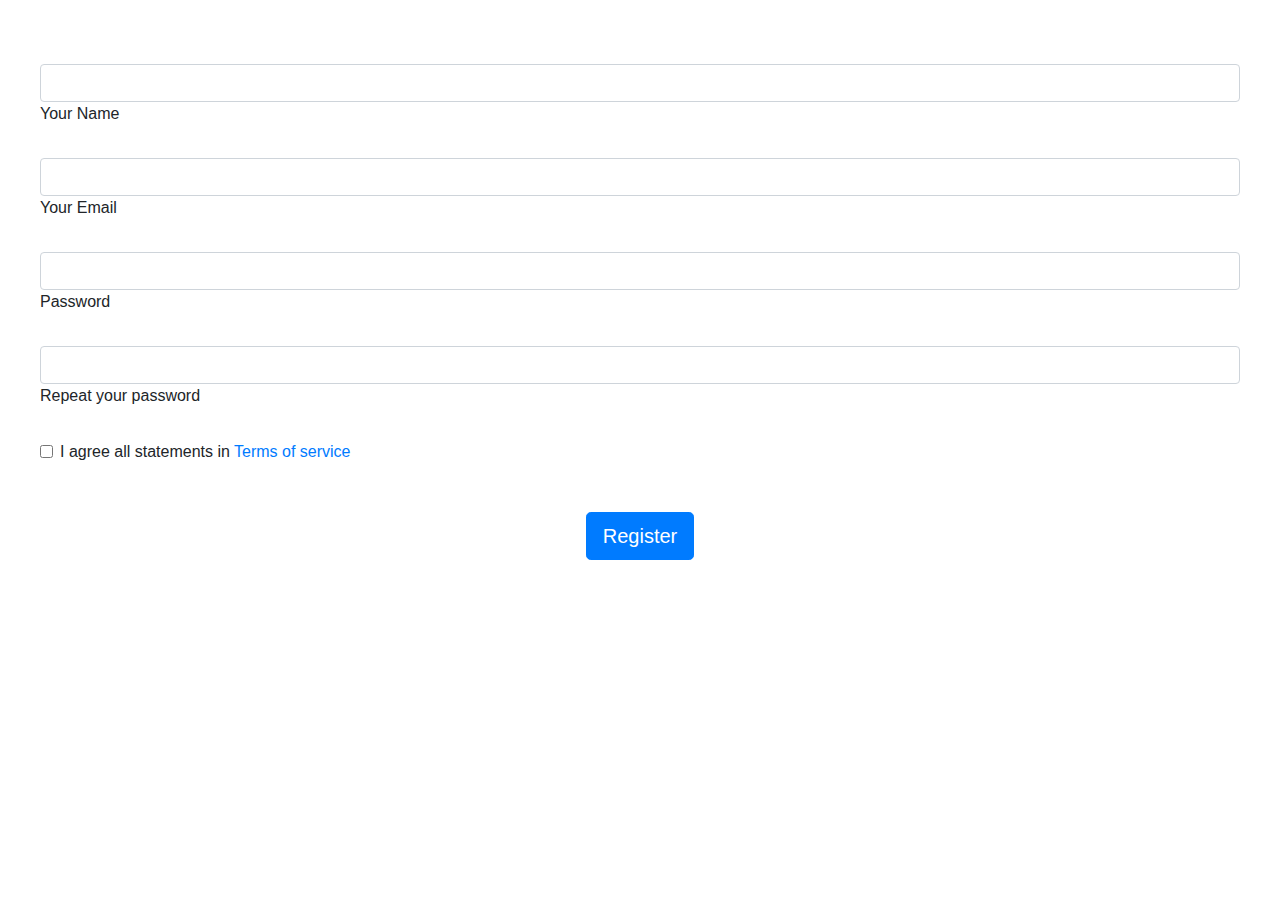
<file: reg.html>
<!doctype html>
<html lang="en">
  <head>
    <!-- Required meta tags -->
    <meta charset="utf-8">
    <meta name="viewport" content="width=device-width, initial-scale=1, shrink-to-fit=no">

    <!-- Bootstrap CSS -->
   
    
    <link rel="stylesheet" href="https://cdn.jsdelivr.net/npm/bootstrap@4.3.1/dist/css/bootstrap.min.css" integrity="sha384-ggOyR0iXCbMQv3Xipma34MD+dH/1fQ784/j6cY/iJTQUOhcWr7x9JvoRxT2MZw1T" crossorigin="anonymous">
<link rel="stylesheet" href="style.css">
    <title>Hello, world!</title>
    
    <div class="modal-body">
       
        
        <form class="mx-1 mx-md-4 my-5">

          <div class="d-flex flex-row align-items-center mb-4 ">
            <i class="fas fa-user fa-lg me-3 fa-fw"></i>
            <div class="form-outline flex-fill mb-0 ">
              <input type="text" id="form3Example1c" class="form-control" />
              <label class="form-label" for="form3Example1c">Your Name</label>
            </div>
          </div>

          <div class="d-flex flex-row align-items-center mb-4">
            <i class="fas fa-envelope fa-lg me-3 fa-fw"></i>
            <div class="form-outline flex-fill mb-0">
              <input type="email" id="form3Example3c" class="form-control" />
              <label class="form-label" for="form3Example3c">Your Email</label>
            </div>
          </div>

          <div class="d-flex flex-row align-items-center mb-4">
            <i class="fas fa-lock fa-lg me-3 fa-fw"></i>
            <div class="form-outline flex-fill mb-0">
              <input type="password" id="form3Example4c" class="form-control" />
              <label class="form-label" for="form3Example4c">Password</label>
            </div>
          </div>

          <div class="d-flex flex-row align-items-center mb-4">
            <i class="fas fa-key fa-lg me-3 fa-fw"></i>
            <div class="form-outline flex-fill mb-0">
              <input type="password" id="form3Example4cd" class="form-control" />
              <label class="form-label" for="form3Example4cd">Repeat your password</label>
            </div>
          </div>

          <div class="form-check d-flex justify-content-right mb-5">
            <input class="form-check-input me-2" type="checkbox" value="" id="form2Example3c" />
            <label class="form-check-label" for="form2Example3">
              I agree all statements in <a href="#!">Terms of service</a>
            </label>
          </div>

          <div class="d-flex justify-content-center mx-4 mb-3 mb-lg-4">
            <button type="button" class="btn btn-primary btn-lg">Register</button>
          </div>

        </form>
  
</div>

  <!-- jQuery first, then Popper.js, then Bootstrap JS -->
  <script src="https://code.jquery.com/jquery-3.3.1.slim.min.js" integrity="sha384-q8i/X+965DzO0rT7abK41JStQIAqVgRVzpbzo5smXKp4YfRvH+8abtTE1Pi6jizo" crossorigin="anonymous"></script>
  <script src="https://cdn.jsdelivr.net/npm/popper.js@1.14.7/dist/umd/popper.min.js" integrity="sha384-UO2eT0CpHqdSJQ6hJty5KVphtPhzWj9WO1clHTMGa3JDZwrnQq4sF86dIHNDz0W1" crossorigin="anonymous"></script>
  <script src="https://cdn.jsdelivr.net/npm/bootstrap@4.3.1/dist/js/bootstrap.min.js" integrity="sha384-JjSmVgyd0p3pXB1rRibZUAYoIIy6OrQ6VrjIEaFf/nJGzIxFDsf4x0xIM+B07jRM" crossorigin="anonymous"></script>
</body>
</html>
</file>
<file: style.css>
* {
    margin: 0;
    padding: 0;
    box-sizing: border-box;
    font-family: 'Lucida Sans', 'Lucida Sans Regular', 'Lucida Grande', 'Lucida Sans Unicode', Geneva, Verdana, sans-serif;
}

.header {
    min-height: 100vh;
    width: 100%;
    background-size: cover;
    background-position: center;
    background-image: linear-gradient(rgba(0, 0, 0, 0.3), rgba(0, 0, 0, 0.3)), url('img/1.png');
}

nav {
    display: flex;
    align-items: center;
    justify-content: space-between;
    padding: 10px 7%;
}

.logo {
    height: 100px;
    width: 100px;
    border: 2px solid skyblue;
    border-radius: 200px;
    margin-left: 2px;
    padding: 5px;
    cursor: pointer;


}

.nav-links li {
    list-style: none;
    display: inline-block;
    margin: 5px 20px;
}

.nav-links li a {
    text-decoration: none;
    color: #fff;
    font-size: 18px;
}

.register-btn {
    background: #fff;
    color: #000;
    padding: 8px 20px;
    border-radius: 20px;
    text-decoration: none;
    font-size: 14px;
    cursor: pointer;
    font-size: 18px;
}

.container {
    padding: 0 7% 120px;
}


.header h1 {
    font-size: 4vw;
    font-weight: 500;
    color: #fff;
    text-align: center;
    padding-top: 222px;
}

.serch-bar {
    background-color: #fff;
    width: 90%;
    margin: 30px auto;
    padding: 6px 10px 6px 30px;
    border-radius: 50px;
}


.serch-bar from {
    display: flex;
    align-items: center;
    flex-wrap: wrap;
}

.serch-bar from input {
    display: block;
    border: 0;
    outline: none;
    background: transparent;
}

.serch-bar from button {
    background: rgb(238, 53, 53);
    width: 40px;
    height: 40px;
    border-radius: 50%;
    border: 0;
    outline: none;
    cursor: pointer;

}

.serch-bar from button img {
    width: 18px;
    margin-top: 5px;
}

.location-input {
    flex: 1;
}

.serch-bar from label {

    font-weight: 600;
}

.sub-title {
    margin: 50px 0 20px;
    font-size: 2.2vw;
    font-weight: 500;
    color: #333;
}

.Exclusives {
    display: grid;
    grid-template-columns: repeat(auto-fit, minmax(200px, 1fr));
    grid-gap: 30px;
}

.Exclusives div img {
    width: 100%;
    border-radius: 10px;
}

.Exclusives div {
    position: relative;
}

.Exclusives div span {
    position: absolute;
    top: 50%;
    left: 50%;
    transform: translate(-50%, -50%);
    text-align: center;
    color: #fff;
}

.tranding {

    display: grid;
    grid-template-columns: repeat(auto-fit, minmax(200px, 1fr));
    grid-gap: 40px;
    margin-bottom: 100px;

}

.tranding div img {
    width: 100%;
    height: 100%;
    border-radius: 10px;


}

.tranding h3 {
    font-weight: 600;
    margin-top: 10px;
}

.cta {
    margin: 80px 0;
    background-image: linear-gradient(to right, #3f2321, transparent), url(img/banner.png);
    background-size: cover;
    background-position: center;
    border-radius: 10px;
    padding: 5%;
    color: #fff;
}

.cta h3 {
    font-size: 3vw;
    line-height: 5.3vw;
    font-weight: 500;
}

.cta p {
    font-size: 18px;
    margin: 10px 0;
}

.cta-btn {
    background: #ff5361;
    color: #fff;
    text-decoration: none;
    padding: 12px 30px;
    border-radius: 8px;
    margin-top: 20px;
    display: inline-block;
}

.stories {
    display: grid;
    grid-template-columns: repeat(auto-fit, minmax(200px, 1fr));
    grid-gap: 30px;
    margin-bottom: 30px;
}

.stories div img {
    width: 100%;
    border-radius: 10px;
}

.stories div {
    position: relative;
    text-align: center;
}

.stories p {
    width: 80%;
    position: absolute;
    top: 50%;
    left: 50%;
    transform: translate(-50%, -50%);
    color: #fff;
    font-size: 23px;
}

.Start-btn {
    text-decoration: none;
    background: #ff5361;
    color: #fff;
    width: 80%;
    max-width: 350px;
    display: block;
    text-align: center;
    margin: 60px auto;
    padding: 15px;
    border-radius: 30px;
    font-size: 20px;
}

.about-msg {
    text-align: center;
    margin: 80px 0;
    color: #333;
    font-size: 17px;
}

.about-msg h2 {
    font-size: 28px;
    margin-bottom: 30px;
    font-weight: 500;
}

.footer {
    margin: 80px 0 10px;
    text-align: center;
}

.footer hr {
    background: #999;
    height: 1px;
    width: 100%;
    border: 0;
    margin: 20px 0;
}

.footer p {
    padding-bottom: 15px;
}

.active {
    position: relative;
}

.active::after {
    content: '';
    background: #fff;
    width: 25px;
    height: 2px;
    position: absolute;
    left: 50%;
    transform: translateX(-50%);
    bottom: -12px;
    border: 2px;
}

nav .fa-server {
    display: none;
}

/*------------media query-------------*/
@media only screen and (max-width:700px) {

    .logo {
        position: fixed;
        top: 4%;
        left: 7%;
    }

    nav {
        position: fixed;
        top: 0;
        z-index: 100;
        display: inline-block;
        width: 100%;
        padding: 100px 7% 0;
        background: #000;
        text-align: right;
        max-height: 100px;
        overflow: hidden;
        transition: max-height 0.5s;
    }

    nav .nav-links li {
        margin: 17px 0;
        display: block;

    }

    .register-btn {
        margin: 15px 0 30px;
        display: inline-block;


    }

    nav .fa-server {
        display: block;
        position: fixed;
        color: #fff;
        top: 4%;
        right: 7%;
        font-size: 28px;
    }

    .active::after {

        left: -40px;
        transform: translateX(0, 50%);
        bottom: 50%;


    }

    .hidemenu {
        max-height: 300px;
    }

    .header h1 {
        padding-top: 200px;
        font-size: 7vw;
    }

    .serch-bar {
        width: 90%;
        max-width: 30px auto;
        padding: 20px 10px 30px;
        border-radius: 5px;
        position: relative;
    }

    .serch-bar from {
        display: block;
    }

    .serch-bar from input {
        border-radius: 1px solid #ddd;
        will-change: 100%;
        margin-bottom: 20px;
        margin-top: 10px;
        padding-bottom: 10px;
    }
    .serch-bar from button{
        position: absolute;
        bottom: 0;
        left: 50%;
        transform: translate(-50%,50%);
    }
    .sub-title{
        font-size: 6vw;
    }
    .cta{
        padding: 50% 5%;
    }
    .cta h3{
        font-size: 7vw;
        line-height: 8vw;
    }
    .cta p{
        font-size: 14px;
    }
    .cta-btn{
        padding: 6px 14px;
        border-radius: 4px;
        margin-top: 10px;
        font-size: 14px;
    }
    .storiesp{
        font-size: 22px;
    }
    .about-msg{
        font-size: 15px;
    }


}
/*----------------------------------------listening page------------------*/

.navbar-white{
    background-color: #fff;
    box-shadow: 0 5px 10px rgba(0, 0, 0, 0.05) ;
}
.navbar-white .nav-links li a{
    color: #000;

}
.navbar-white .register-btn{
    background-color: #ff5361;
    color: #fff;
}
nav.navbar-white .fa-server{
    color: #000;
}
.navbar-white .active::after{
    background: #ff5361;
}
.list-container{
    margin-top: 50px;
    display: flex;
    flex-wrap: wrap;
    justify-content: space-between;
}

.left-col{
    flex-basis:70%;
}
.right-col{
    flex-basis: 30%;
}
.left-col h1{
    color:#333 ;
    font-weight: 600;
    margin-bottom: 30px;
}
.house{
    display: flex;
    justify-content: space-between;
    flex-wrap: wrap;
    padding: 30px 0;
    border-top: 1px solid #ccc;
}
.house-img{
    flex-basis: 40%;
}
.house-info{
    flex-basis: 60%;
    color: #555;
}
.house-img img{
    width: 90%;
    border-radius: 33px;
}
.house-info h3{
    font-weight: 600;
    color: #333;
    font-size: 22px;
    margin: 4px 0;

}
.house-price{
    text-align: center;
}
.house-price h4{
    font-size: 20px;
}
.house-price h4 span{
    font-size: 16px;
    font-weight: 500;
}
.sidebar{
    border: 1px solid #999;
    padding: 20px 30px;
    margin: 30px;
}
.sidebar h4{
    font-weight: 500;
    margin: 20px 0 10px;
}
.filter{
    display: flex;
    align-items: center;
    color: #555;
    margin-bottom: 10px;
}
.filter p{
flex: 1;
}
.filter input{
    margin-right: 15px;
    cursor: pointer;
}
.sidebar-link{
    text-align: right;
    margin: 20px 0;
}
.sidebar-link a{
    text-decoration: none;
}
.pagination{
    display: flex;
    align-items: center;
    justify-content: center;
    margin: 40px 0;
}
.pagination img{
    width: 15px;
    margin: 10px 20px;
}
.right-arrow{
    transform: rotate(180 deg);
}
.pagination span{
    margin: 10px 8px;
    width: 40px;
    height: 40px;
    line-height: 40px;
    text-align: center;
    border-radius: 50%;
    cursor: pointer;
}
.pagination .current{
    background-color: #000;
    color: white;
}


/*----------try-----------------*/
.house-detail{
    padding: 0 12%;
}
.house-title{
    margin-top: 50px;
}
.house-title h1{
    font-weight: 500;
}
.house-title .row{
    display: flex;
    flex-wrap: wrap;
    align-items: center;
    margin: 10px 0;
}
.house-title span{
    margin: 0 20px;
}
.house-title i{
    color: #ff5361;
    font-size: 14px;
}
.gallery{
    display: grid;
    grid-gap: 10px;
    grid-template-areas: 'first first . .''first first . . ';
    margin: 20px 0;
}
.gallery div img{
    width: 100%;
    display: block;
    border-radius: 10px;
}
.gallery-img-1{
    grid-area: first;
}
.small-detail h2{
    font-weight: 500;
}
.small-detail h4{
    text-align: right;
    font-size: 22px;
}
.line{
    border: 0;
    height: 1px;
    background: #ccc;
    width: 100%;
    max-width: 800px;
    margin:20px 0 50px ;
}
.cheak-form{
    margin: 30px 0;
    background: #fff;
    box-shadow: 0 0 30px rgba(0, 0, 0, 0.3);
    border-radius: 8px;
    display: flex;
    flex-wrap: wrap;
    align-items: center;
    padding: 10px 50px;
}
.cheak-form label{
    display: block;

}
.cheak-form div{
    padding: 0px;

}
.cheak-form input{
    background: transparent;
    border: 0;
    outline: none;
}
.cheak-form button{
    background: #ff5361;
    border: 0;
    outline: none;
    color: #fff;
    padding: 18px;
    width: 200px;
    border-radius: 10px;
    font-size: 16px;
    cursor: pointer;
}
.guest-field{
    flex: 1;
}
.detail-list{
    list-style: none;
    margin: 50px 0;
}
.detail-list li{
    list-style: 50px;
    font-size: 20px;
    font-weight: 500;
    margin-bottom: 20px;
    color: #555;
}
.detail-list li span{
    display: block;
    font-weight: 400;
    font-size: 16px;
}
.detail-list li i{
    position: absolute;
    left: 196px;
}
.home-desc{
    max-width: 700px;
    margin-bottom: 50px;
}
.map{
    margin: 50px 0;
}
.map iframe{
    width: 100%;
    margin-bottom: 30px;
}
.map h3{
    font-size: 26px;
    font-weight: 500;
    margin-bottom: 30px;
}
.map b{
    display: block;
    margin-bottom: 16px;
}
.host{
    display: flex;
    align-items: center;
}
.host img {
    width: 80px;
    border-radius: 50%;
    margin-right: 30px;
}
.host h2{
    margin-bottom:10px ;
    font-weight: 500;
}
.host i{
    color: #ff5361;
}
.contact-host{
    display: inline-block;
    margin: 40px 0 40px 120px;
    text-decoration: none;
    padding: 15px 50px;
    border: 1px solid #ff5361;
    color: #555;
    border-radius: 8px;
}
/*---------small screen-------*/
@media only screen and (max-width:800px){
    .list-container{
        margin-top: 150px;

    }
    .left-col , .right-col , .house-img ,.house-info{
        flex-basis: 100%;
    }
    .left-col h1{
        font-size: 22px;
    }
    .house-info h3{
        font-size: 18px;

    }
    .checked{
        font-size: 10px;
    }
    .pagination span{
        margin: 10px 2px;
        width: 30px;
        height: 30px;
        line-height: 30px;
        font-size: 12px;
    }
    .house-detail{
        margin-top: 10px;
    }
    .row p{
        margin-top: 10px;
    }
    .gallery{
        grid-template-areas: 'first first' '. .' '. .';
    }
    .small-detail h2{
        font-size: 20px;
        margin-top: 24px;
    }
    .small-detail h4{
        text-align: left;
        margin: 10px 0;
        font-size: 18px;
    }
    .cheak-form{
        padding: 10px 30px;
    }
    .cheak-form div{
        padding: 20px 0;
        width: 100%;
    }
    .cheak-form input{
        border-bottom: 1px solid #ccc;
        width: 100%;
        padding-bottom: 5px;

    }
    .cheak-form button{
        font-size: 14px;
        margin-top: 10px;
        margin-bottom: 15px;
        border-radius: 4px;
    }
    .host{
        display: block;
        line-height: 28px;
    }
    .contact-host{
        margin: 40px 0;
    }
    .detail-list li i{
        left:50px  
      }
}

.d-block{
    width: 1400px;
    height: 400px;
}
</file>
